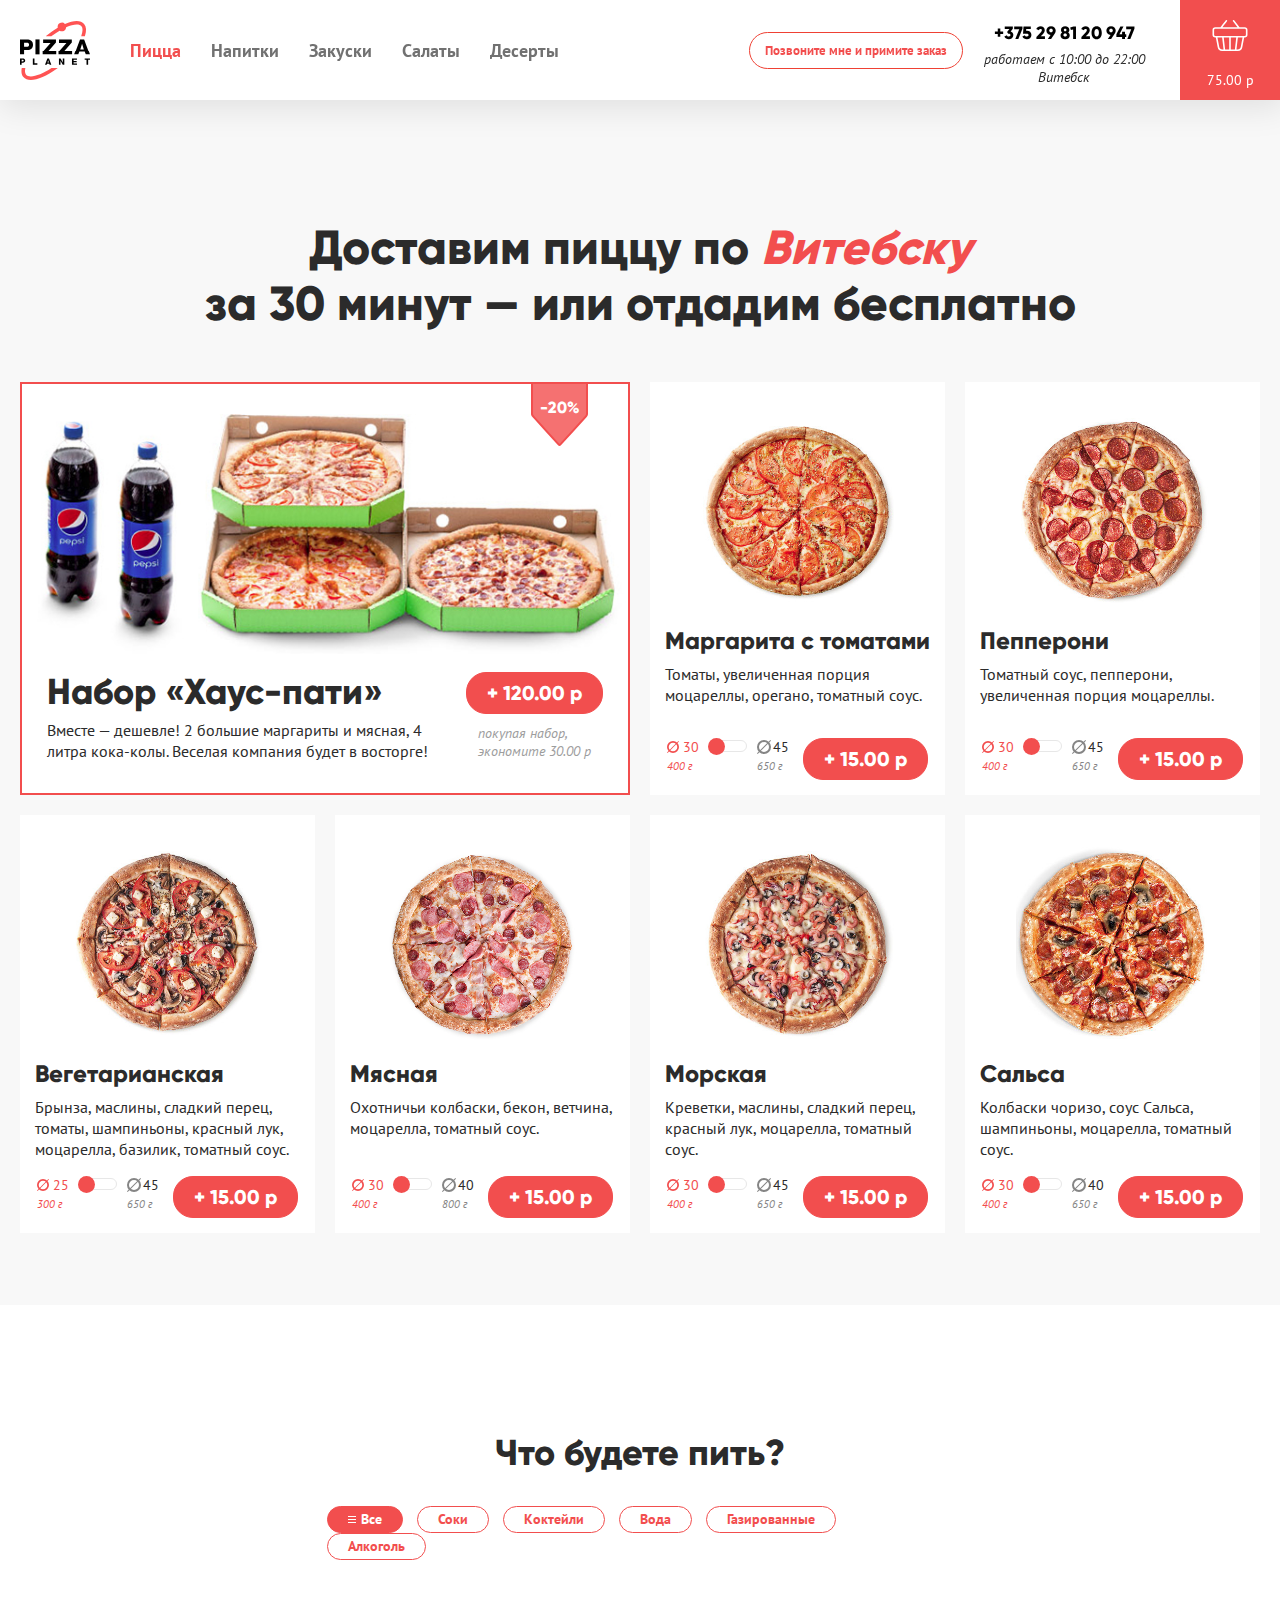
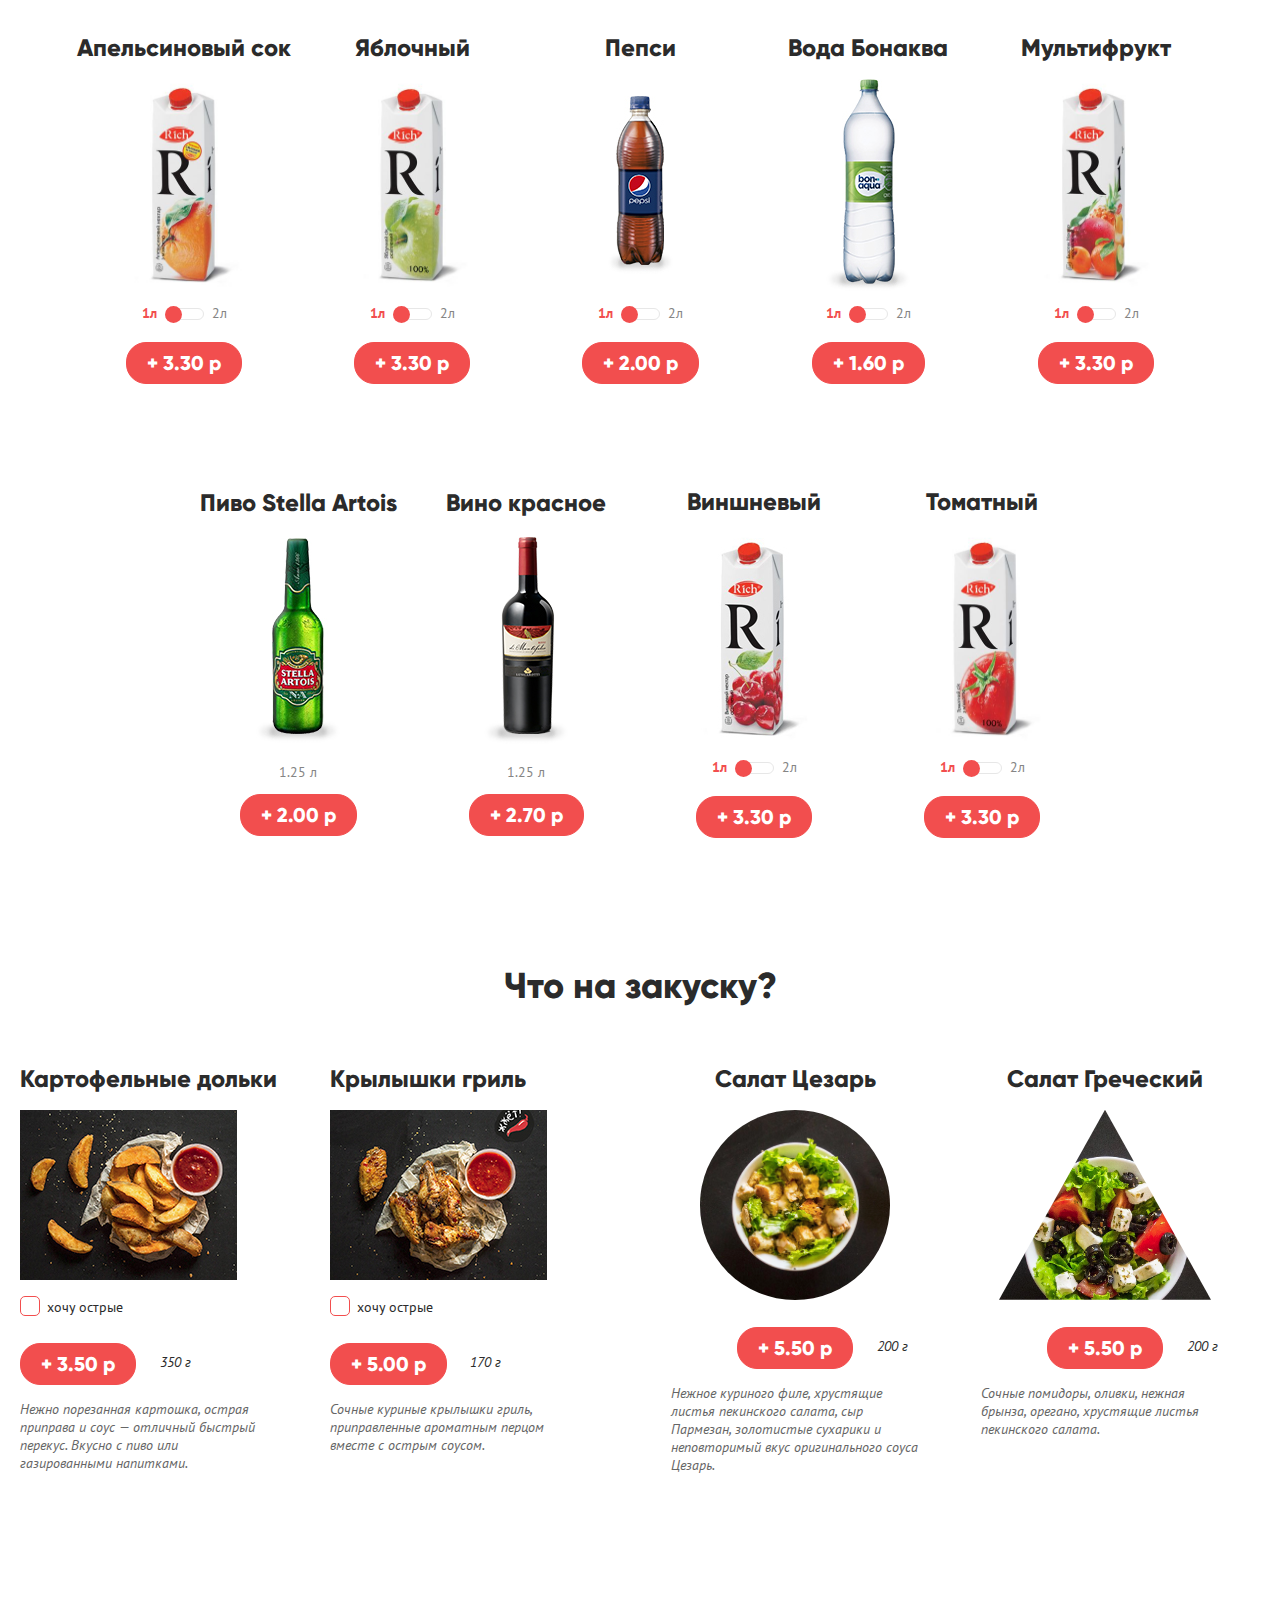
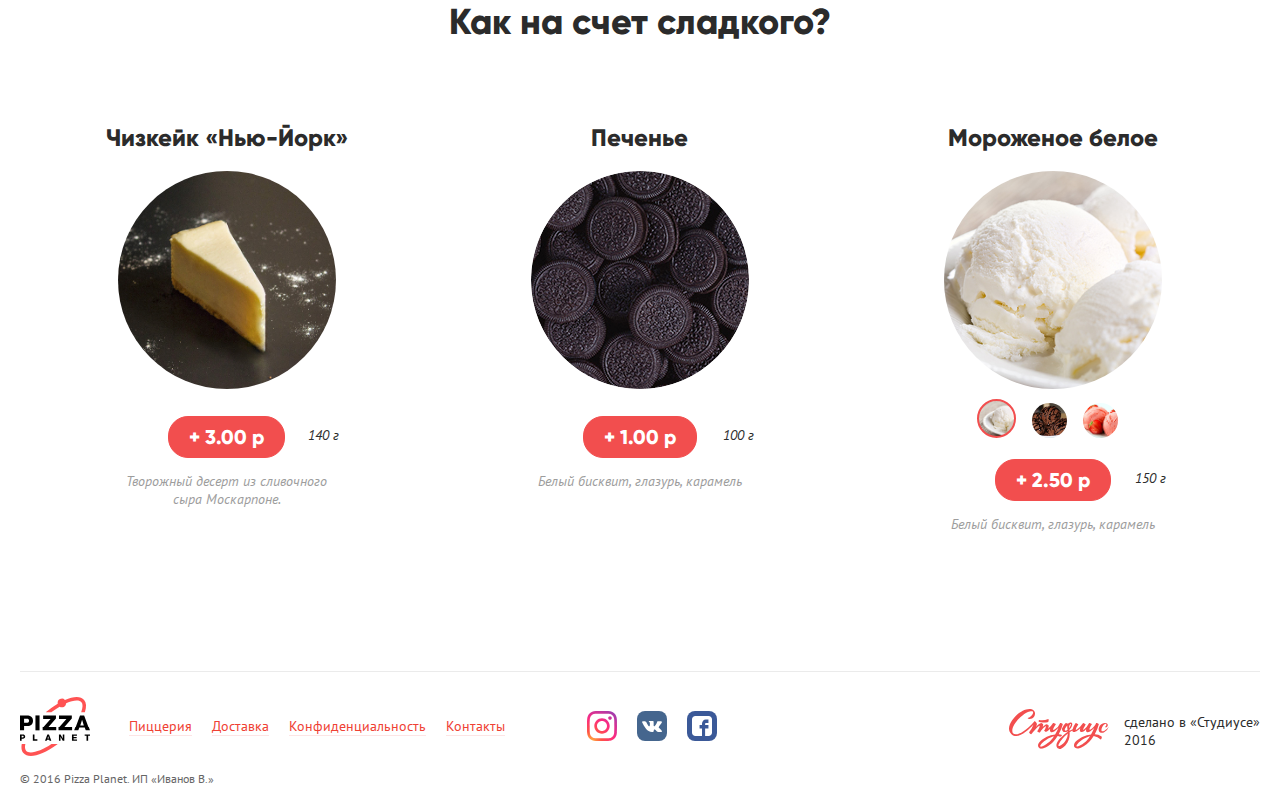
<file: index.html>
<!doctype html>
<html lang="en">
<head>
    <meta charset="UTF-8">
    <link rel="stylesheet" href="styles/style.css"/>
    <script src="https://code.jquery.com/jquery-3.1.0.min.js"></script>
    <script src="js/main.js"></script>
</head>
<body>
<div class="page-wrap">
    <header>
        <div class="header wide-wrap ">
            <nav class="left-side-header">
                <a class="logo" style="background-image: url('img/graphics/logo_colored.svg');"></a>

                <div class="header-menu">
                    <a href="" class="active">Пицца</a>
                    <a href="">Напитки</a>
                    <a href="">Закуски</a>
                    <a href="">Салаты</a>
                    <a href="">Десерты</a>
                </div>
            </nav>
            <div class="right-side-header">
                <a href="#modal-callback" class="show-modal btn mini">Позвоните мне и примите заказ</a>

                <div class="phone">
                    <span class="phone-number">+375 29 81 20 947</span>
                    <span class="working-hours">работаем с 10:00 до 22:00 Витебск</span>
                </div>
                <a href="#modal-bucket" class="show-bucket">
                    <img class="bucket-image" src="img/graphics/cart_hover.svg" alt="bucket">
                    <span class="total-price">75.00 р</span>
                </a>
            </div>
        </div>
    </header>
    <section class="content">
        <div class="content-header">
            <h1 class="big">Доставим пиццу по <span class="red italic">Витебску</span><br/>
                за 30 минут — или отдадим бесплатно</h1>
        </div>
        <div class="goods wide-wrap">
            <div class="item big">
                <a href="">
                    <div class="sale">
                        <p class="sale-value">-20%</p>
                    </div>
                    <div class="special-pic">
                    </div>
                </a>

                <div class="set-desc">
                    <div class="set-header">
                        <h1>Набор «Хаус-пати»</h1>

                        <p>Вместе — дешевле! 2 большие маргариты и мясная, 4 литра кока-колы. Веселая компания будет в
                            восторге!</p>
                    </div>
                    <div class="set-description">
                        <a class="btn price">+ 120.00 р</a>

                        <span class="tip">покупая набор,<br/>
                            экономите 30.00 р</span>
                    </div>
                </div>
            </div>
            <div class="item">
                <a href="product.html" class="hover-link">
                    <div>
                        <img class="pizza-image" src="img/products/margherita.jpg" alt="margherita">
                    </div>
                    <div class="pizza-descr">
                        <h2 class="pizza-header">Маргарита с томатами</h2>

                        <p class="pizza-description">Томаты, увеличенная порция моцареллы, орегано, томатный соус.</p>
                    </div>
                </a>

                <div class="pizza-buy clr">
                    <div class="diameters left">
                        <label for="first-checkbox">
                            <div class="diameter-col left active clr">
                                <div class="diameter-cell">
                                    <span class="diameter small">30</span>

                                    <div class="diameter-cell">
                                        <span class="italic weight">400 г</span>
                                    </div>
                                </div>
                            </div>
                            <div class="diameter-col left clr">
                                <div class="diameter-cell">
                                    <label class="switch block clr" >
                                        <input type="checkbox" id="first-checkbox">

                                        <div class="slider round"></div>
                                    </label>
                                </div>
                            </div>
                            <div class="diameter-col left clr">
                                <div class="diameter-cell">
                                    <span class="diameter big">45</span>

                                    <div class="diameter-cell">
                                        <span class="italic weight">650 г</span>
                                    </div>
                                </div>
                            </div>
                        </label>
                    </div>
                    <div class="add-button right">
                        <a class="btn price">+ 15.00 р</a>
                    </div>
                </div>
            </div>
            <div class="item">
                <a href="" class="hover-link">
                    <div>
                        <img class="pizza-image" src="img/products/pepperoni.jpg" alt="pepperoni">
                    </div>
                    <div class="pizza-descr">
                        <h2 class="pizza-header">Пепперони</h2>

                        <p class="pizza-description">Томатный соус, пепперони, увеличенная порция моцареллы.</p>
                    </div>
                </a>

                <div class="pizza-buy clr">
                    <div class="diameters left">
                        <label for="second-checkbox">
                            <div class="diameter-col left clr active">
                                <div class="diameter-cell">
                                    <span class="diameter small">30</span>

                                    <div class="diameter-cell">
                                        <span class="italic weight">400 г</span>
                                    </div>
                                </div>
                            </div>
                            <div class="diameter-col left clr">
                                <div class="diameter-cell">
                                    <label class="switch block clr">
                                        <input type="checkbox" id="second-checkbox">

                                        <div class="slider round"></div>
                                    </label>
                                </div>
                            </div>
                            <div class="diameter-col left clr">
                                <div class="diameter-cell">
                                    <span class="diameter big">45</span>

                                    <div class="diameter-cell">
                                        <span class="italic weight">650 г</span>
                                    </div>
                                </div>
                            </div>
                        </label>
                    </div>
                    <div class="add-button right">
                        <a class="btn price">+ 15.00 р</a>
                    </div>
                </div>
            </div>
            <div class="item">
                <a href="" class="hover-link">
                    <div>
                        <img class="pizza-image" src="img/products/vegetarian.jpg" alt="vegetarian">
                    </div>
                    <div class="pizza-descr">
                        <h2 class="pizza-header">Вегетарианская</h2>

                        <p class="pizza-description">Брынза, маслины, сладкий перец, томаты, шампиньоны, красный лук,
                            моцарелла, базилик, томатный соус.</p>
                    </div>
                </a>

                <div class="pizza-buy clr">
                    <div class="diameters left">
                        <label for="third-checkbox">
                            <div class="diameter-col left active clr">
                                <div class="diameter-cell">
                                    <span class="diameter small">25</span>

                                    <div class="diameter-cell">
                                        <span class="italic weight">300 г</span>
                                    </div>
                                </div>
                            </div>
                            <div class="diameter-col left clr">
                                <div class="diameter-cell">
                                    <label class="switch block clr">
                                        <input type="checkbox" id="third-checkbox">

                                        <div class="slider round"></div>
                                    </label>
                                </div>
                            </div>
                            <div class="diameter-col left clr">
                                <div class="diameter-cell">
                                    <span class="diameter big">45</span>

                                    <div class="diameter-cell">
                                        <span class="italic weight">650 г</span>
                                    </div>
                                </div>
                            </div>
                        </label>
                    </div>
                    <div class="add-button right">
                        <a class="btn price">+ 15.00 р</a>
                    </div>
                </div>
            </div>
            <div class="item">
                <a href="" class="hover-link">
                    <div>
                        <img class="pizza-image" src="img/products/meat.jpg" alt="meat">
                    </div>
                    <div class="pizza-descr">
                        <h2 class="pizza-header">Мясная</h2>

                        <p class="pizza-description">Охотничьи колбаски, бекон, ветчина, моцарелла, томатный соус.</p>
                    </div>
                </a>

                <div class="pizza-buy clr">
                    <div class="diameters left">
                        <label for="fourth-checkbox">
                            <div class="diameter-col left active clr">
                                <div class="diameter-cell">
                                    <span class="diameter small">30</span>

                                    <div class="diameter-cell">
                                        <span class="italic weight">400 г</span>
                                    </div>
                                </div>
                            </div>
                            <div class="diameter-col left clr">
                                <div class="diameter-cell">
                                    <label class="switch block clr">
                                        <input type="checkbox" id="fourth-checkbox">

                                        <div class="slider round"></div>
                                    </label>
                                </div>
                            </div>
                            <div class="diameter-col left clr">
                                <div class="diameter-cell">
                                    <span class="diameter big">40</span>

                                    <div class="diameter-cell">
                                        <span class="italic weight">800 г</span>
                                    </div>
                                </div>
                            </div>
                        </label>
                    </div>
                    <div class="add-button right">
                        <a class="btn price">+ 15.00 р</a>
                    </div>
                </div>
            </div>
            <div class="item">
                <a href="" class="hover-link">
                    <div>
                        <img class="pizza-image" src="img/products/fish.jpg" alt="fish">
                    </div>
                    <div class="pizza-descr">
                        <h2 class="pizza-header">Морская</h2>

                        <p class="pizza-description">Креветки, маслины, сладкий перец, красный лук, моцарелла, томатный
                            соус.</p>
                    </div>
                </a>

                <div class="pizza-buy clr">
                    <div class="diameters left">
                        <label for="fifth-checkbox">
                            <div class="diameter-col left active clr">
                                <div class="diameter-cell">
                                    <span class="diameter small">30</span>

                                    <div class="diameter-cell">
                                        <span class="italic weight">400 г</span>
                                    </div>
                                </div>
                            </div>
                            <div class="diameter-col left clr">
                                <div class="diameter-cell">
                                    <label class="switch block clr">
                                        <input type="checkbox" id="fifth-checkbox">

                                        <div class="slider round"></div>
                                    </label>
                                </div>
                            </div>
                            <div class="diameter-col left clr">
                                <div class="diameter-cell">
                                    <span class="diameter big">45</span>

                                    <div class="diameter-cell">
                                        <span class="italic weight">650 г</span>
                                    </div>
                                </div>
                            </div>
                        </label>
                    </div>
                    <div class="add-button right">
                        <a class="btn price">+ 15.00 р</a>
                    </div>
                </div>
            </div>
            <div class="item">
                <a href="" class="hover-link">
                    <div>
                        <img class="pizza-image" src="img/products/salsa.jpg" alt="salsa">
                    </div>
                    <div class="pizza-descr">
                        <h2 class="pizza-header">Сальса</h2>

                        <p class="pizza-description">Колбаски чоризо, соус Сальса, шампиньоны, моцарелла, томатный
                            соус.</p>
                    </div>
                </a>

                <div class="pizza-buy clr">
                    <div class="diameters left">
                        <label for="sixth-checkbox">
                            <div class="diameter-col left active clr">
                                <div class="diameter-cell">
                                    <span class="diameter small">30</span>

                                    <div class="diameter-cell">
                                        <span class="italic weight">400 г</span>
                                    </div>
                                </div>
                            </div>
                            <div class="diameter-col left clr">
                                <div class="diameter-cell">
                                    <label class="switch block clr">
                                        <input type="checkbox" id="sixth-checkbox">

                                        <div class="slider round"></div>
                                    </label>
                                </div>
                            </div>
                            <div class="diameter-col left clr">
                                <div class="diameter-cell">
                                    <span class="diameter big">40</span>

                                    <div class="diameter-cell">
                                        <span class="italic weight">650 г</span>
                                    </div>
                                </div>
                            </div>
                        </label>
                    </div>
                    <div class="add-button right">
                        <a class="btn price">+ 15.00 р</a>
                    </div>
                </div>
            </div>
        </div>
    </section>
    <section class="drinks">
        <h1>Что будете пить?</h1>

        <div class="drink-buttons">
            <a class="btn small active">
                <div class="lines"></div>
                Все</a>
            <a class="btn small">Соки</a>
            <a class="btn small">Коктейли</a>
            <a class="btn small">Вода</a>
            <a class="btn small">Газированные</a>
            <a class="btn small">Алкоголь</a>
        </div>
        <div class="drink-products mini-wrap">
            <div class="item">
                <a href="" class="hover-link">
                    <div>
                        <h2>Апельсиновый сок</h2>
                    </div>
                    <div class="drink-image">
                        <img src="img/products/rich_orange.jpg" alt="Апельсиновый сок"/>
                    </div>
                </a>

                <div class="quantity">
                    <label for="first-drink">
                        <span class="quantity active">1л</span>
                        <label class="switch">
                            <input type="checkbox" id="first-drink">

                            <div class="slider round"></div>
                        </label>
                        <span class="quantity">2л</span>
                    </label>
                </div>
                <div>
                    <a class="btn price">+ 3.30 р</a>
                </div>
            </div>
            <div class="item">
                <a href="" class="hover-link">
                    <div>
                        <h2>Яблочный</h2>
                    </div>
                    <div class="drink-image">
                        <img src="img/products/rich_apple.jpg" alt="Яблочный сок"/>
                    </div>
                </a>

                <div class="quantity">
                    <label for="second-drink">
                        <span class="quantity active">1л</span>
                        <label class="switch">
                            <input type="checkbox" id="second-drink">

                            <div class="slider round"></div>
                        </label>
                        <span class="quantity">2л</span>
                    </label>
                </div>
                <div>
                    <a class="btn price">+ 3.30 р</a>
                </div>
            </div>
            <div class="item">
                <a href="" class="hover-link">
                    <div>
                        <h2>Пепси</h2>
                    </div>
                    <div class="drink-image">
                        <img src="img/products/pepsi.jpg" alt="Пепси"/>
                    </div>
                </a>

                <div class="quantity">
                    <label for="third-drink">
                        <span class="quantity active">1л</span>
                        <label class="switch">
                            <input type="checkbox" id="third-drink">

                            <div class="slider round"></div>
                        </label>
                        <span class="quantity">2л</span>
                    </label>
                </div>
                <div>
                    <a class="btn price">+ 2.00 р</a>
                </div>
            </div>
            <div class="item">
                <a href="" class="hover-link">
                    <div>
                        <h2>Вода Бонаква</h2>
                    </div>
                    <div class="drink-image">
                        <img src="img/products/bonaqua.jpg" alt="Вода Бонаква"/>
                    </div>
                </a>

                <div class="quantity">
                    <label for="fourth-drink">
                        <span class="quantity active">1л</span>
                        <label class="switch">
                            <input type="checkbox" id="fourth-drink">

                            <div class="slider round"></div>
                        </label>
                        <span class="quantity">2л</span>
                    </label>
                </div>
                <div>
                    <a class="btn price">+ 1.60 р</a>
                </div>
            </div>
            <div class="item">
                <a href="" class="hover-link">
                    <div>
                        <h2>Мультифрукт</h2>
                    </div>
                    <div class="drink-image">
                        <img src="img/products/rich_multi.jpg" alt="Мультифрукт"/>
                    </div>
                </a>

                <div class="quantity">
                    <label for="fifth-drink">
                        <span class="quantity active">1л</span>
                        <label class="switch">
                            <input type="checkbox" id="fifth-drink">

                            <div class="slider round"></div>
                        </label>
                        <span class="quantity">2л</span>
                    </label>
                </div>
                <div>
                    <a class="btn price">+ 3.30 р</a>
                </div>
            </div>
            <div class="item">
                <a href="" class="hover-link">
                    <div>
                        <h2>Пиво Stella Artois</h2>
                    </div>
                    <div class="drink-image">
                        <img src="img/products/stella_artois.jpg" alt="Пиво Stella Artois"/>
                    </div>
                </a>

                <div class="quantity">
                    <span>1.25 л</span>
                </div>
                <div>
                    <a class="btn price">+ 2.00 р</a>
                </div>
            </div>
            <div class="item">
                <a href="" class="hover-link">
                    <div>
                        <h2>Вино красное</h2>
                    </div>
                    <div class="drink-image">
                        <img src="img/products/vine.jpg" alt="Вино красное"/>
                    </div>
                </a>

                <div class="quantity">
                    <span>1.25 л</span>
                </div>
                <div>
                    <a class="btn price">+ 2.70 р</a>
                </div>
            </div>
            <div class="item">
                <a href="" class="hover-link">
                    <div>
                        <h2>Виншневый</h2>
                    </div>
                    <div class="drink-image">
                        <img src="img/products/rich_cherry.jpg" alt="Виншневый"/>
                    </div>
                </a>

                <div class="quantity">
                    <label for="sixth-drink">
                        <span class="quantity active">1л</span>
                        <label class="switch">
                            <input type="checkbox" id="sixth-drink">

                            <div class="slider round"></div>
                        </label>
                        <span class="quantity">2л</span>
                    </label>
                </div>
                <div>
                    <a class="btn price">+ 3.30 р</a>
                </div>
            </div>
            <div class="item">
                <a href="" class="hover-link">
                    <div>
                        <h2>Томатный</h2>
                    </div>
                    <div class="drink-image">
                        <img src="img/products/rich_tomato.jpg" alt="Томатный"/>
                    </div>
                </a>

                <div class="quantity">
                    <label for="seventh-drink">
                        <span class="quantity active">1л</span>
                        <label class="switch">
                            <input type="checkbox" id="seventh-drink">

                            <div class="slider round"></div>
                        </label>
                        <span class="quantity">2л</span>
                    </label>
                </div>
                <div>
                    <a class="btn price">+ 3.30 р</a>
                </div>
            </div>
        </div>
    </section>
    <section class="snacks">
        <h1>Что на закуску?</h1>

        <div class="snack-types mini-wrap">
            <div class="item left">
                <a href="" class="hover-link">
                    <h2>Картофельные дольки</h2>

                    <div class="snack-image">
                        <img src="img/products/potato_chips.jpg" alt="Картофельные дольки"/>
                    </div>
                </a>

                <div class="hot-snacks">
                    <input type="checkbox" id="potato">
                    <label for="potato"></label>
                    <label for="potato"><span>хочу острые</span></label>
                </div>
                <div class="snack-add">
                    <a class="btn price">+ 3.50 р</a>
                    <span class="italic">350 г</span>
                </div>
                <div class="snack-descr">
                    <span class="tip">Нежно порезанная картошка, острая приправа и соус — отличный быстрый перекус. Вкусно с пиво или газированными напитками.</span>
                </div>
            </div>
            <div class="item left">
                <a href="" class="hover-link">
                    <h2>Крылышки гриль</h2>

                    <div class="snack-image">
                        <img src="img/products/grill.jpg" alt="Крылышки гриль"/>
                    </div>
                </a>

                <div class="hot-snacks">
                    <input type="checkbox" id="grill">
                    <label for="grill"></label>
                    <label for="grill"><span>хочу острые</span></label>
                </div>
                <div class="snack-add">
                    <a class="btn price">+ 5.00 р</a>
                    <span class="italic">170 г</span>
                </div>
                <div class="snack-descr">
                    <span class="tip">Сочные куриные крылышки гриль, приправленные ароматным перцом вместе с острым соусом.</span>
                </div>
            </div>
            <div class="item">
                <a href="" class="hover-link">
                    <h2>Салат Цезарь</h2>

                    <div class="snack-image image-caesar">
                        <img src="img/products/caesar.jpg" alt="Салат Цезарь"/>
                    </div>
                </a>

                <div class="snack-add">
                    <a class="btn price">+ 5.50 р</a>
                    <span class="italic">200 г</span>
                </div>
                <div class="snack-descr">
                    <span class="tip">Нежное куриного филе, хрустящие листья пекинского салата, сыр Пармезан, золотистые сухарики и неповторимый вкус оригинального соуса Цезарь.</span>
                </div>
            </div>
            <div class="item">
                <a href="" class="hover-link">
                    <h2>Салат Греческий</h2>

                    <div class="image-greek"></div>
                </a>

                <div class="snack-add">
                    <a class="btn price">+ 5.50 р</a>
                    <span class="italic">200 г</span>
                </div>
                <div class="snack-descr">
                    <span class="tip">Сочные помидоры, оливки, нежная брынза, орегано, хрустящие листья пекинского салата.</span>
                </div>
            </div>
        </div>
    </section>
    <section class="desserts">
        <h1>Как на счет сладкого?</h1>

        <div class="desert-types mini-wrap">
            <div class="item">
                <a href="" class="hover-link">
                    <h2>Чизкейк «Нью-Йорк»</h2>

                    <div class="desert-image">
                        <img src="img/products/cheese_cake.jpg" alt="Чизкейк «Нью-Йорк»"/>
                    </div>
                </a>

                <div class="desert-add">
                    <a class="btn price">+ 3.00 р</a>
                    <span class="italic">140 г</span>
                </div>
                <div class="desert-descr">
                    <span class="tip">Творожный десерт из сливочного <br>сыра Москарпоне.</span>
                </div>
            </div>
            <div class="item">
                <a href="" class="hover-link">
                    <h2>Печенье</h2>

                    <div class="desert-image">
                        <img src="img/products/cookies.jpg" alt="Печенье"/>
                    </div>
                </a>

                <div class="desert-add">
                    <a class="btn price">+ 1.00 р</a>
                    <span class="italic">100 г</span>
                </div>
                <div class="desert-descr">
                    <span class="tip">Белый бисквит, глазурь, карамель</span>
                </div>
            </div>
            <div class="item">
                <a href="" class="hover-link">
                    <h2>Мороженое белое</h2>

                    <div class="desert-image ice-cream"></div>
                </a>

                <div class="desert-variants">
                    <a href="" class="active" style="background-image: url('img/products/icecream_white.jpg')">
                    </a>
                    <a href="" style="background-image: url('img/products/icecream_chocolate.png');">
                    </a>
                    <a href="" style="background-image: url('img/products/icecream_strawberry.jpg');">
                    </a>
                </div>

                <div class="desert-add">
                    <a class="btn price">+ 2.50 р</a>
                    <span class="italic">150 г</span>
                </div>
                <div class="desert-descr">
                    <span class="tip">Белый бисквит, глазурь, карамель</span>
                </div>
            </div>
        </div>
    </section>
</div>
<footer class="wide-wrap">
    <div class="footer">
        <div class="contacts">
            <a class="logo" style="background-image: url('img/graphics/logo_colored.svg');"></a>
            <ul class="footer-menu">
                <li><a href="">Пиццерия</a></li>
                <li><a href="">Доставка</a></li>
                <li><a href="">Конфиденциальность</a></li>
                <li><a href="">Контакты</a></li>
            </ul>
        </div>
        <div class="socials">
            <a target="_blank" href="https://www.instagram.com/pizzplanet/" class="instagram" style="background-image: url('img/graphics/in.svg');">

            </a>
            <a target="_blank" href="https://vk.com/public101745007" class="vk" style="background-image: url('img/graphics/vk.svg');">

            </a>
            <a target="_blank" href="https://www.facebook.com/pizzplanet/" class="facebook" style="background-image: url('img/graphics/fb.svg');">

            </a>
        </div>
        <div class="studius">
            <a target="_blank" href="http://ru.thestudi.us" class="hover-studius">
                <img class="studius-logo" src="img/graphics/studius_red.svg" alt="studius">
                <span>сделано в «Студиусе»<br/>2016</span>
            </a>
        </div>
    </div>
    <div class="copyright">
        <p>© 2016 Pizza Planet. ИП «Иванов В.»</p>
    </div>
</footer>
<div id="modal-callback">
    <div class="callback-window">
        <h1>Заказать по телефону</h1>

        <a class="close">
            <svg xmlns="http://www.w3.org/2000/svg" xmlns:xlink="http://www.w3.org/1999/xlink" version="1.1" x="0px" y="0px" viewBox="0 0 100 125" enable-background="new 0 0 100 100" xml:space="preserve"><g><g><path d="M91.368,95c-0.929,0-1.859-0.355-2.568-1.064L6.063,11.2c-1.419-1.417-1.419-3.719,0-5.136    c1.419-1.419,3.718-1.419,5.137,0L93.937,88.8c1.419,1.417,1.419,3.719,0,5.136C93.227,94.646,92.297,95,91.368,95z"/></g><g><path d="M8.632,95c-0.929,0-1.859-0.355-2.568-1.064c-1.419-1.417-1.419-3.719,0-5.136L88.8,6.063    c1.419-1.419,3.718-1.419,5.137,0c1.419,1.417,1.419,3.719,0,5.136L11.2,93.936C10.491,94.646,9.561,95,8.632,95z"/></g></g></svg>

        </a>

        <div class="callback-decr">
            <p>Оставьте свой номер телефона. В течение 10 минут <br/>мы позвоним, чтобы принять заказ.</p>
        </div>
        <span>Номер телефона</span>

        <div class="callback-form">
            <input type="text" value="+375 "/>

            <button class="btn">Позвоните мне</button>
        </div>
    </div>
    <div class="background-callback"></div>
</div>
<div id="modal-bucket">
    <div class="bucket-window">
        <h1>Ваш заказ</h1>

        <div class="bucket-content">

            <div class="item">
                <a class="bucket-main hover-link" href="product.html">
                    <div class="bucket-item-image">
                        <img src="./img/products/margherita.jpg" alt="" />
                    </div>
                    <div class="bucket-descr">
                        <div class="item-header">
                            <h3 class="pt-sans">Маргарита с томатами</h3>
                        </div>

                        <div class="item-description">
                            <p>Томаты, увеличенная порция моцареллы, орегано, томатный соус.</p>
                        </div>
                        <div class="item-weight">
                            <span>30 см, 600 г </span>
                        </div>
                    </div>
                </a>
                <div class="item-delete">
                    <a class="delete">
                        Удалить
                    </a>
                </div>
                <div class="item-quantity">
                    <input class="minmax minus-quantity" type="button" value="-">
                    <input class="number" type="text" value="1"/>
                    <input class="minmax plus-quantity" type="button" value="+">
                    <div class="bucket-price">
                        <span class="price">70.00 р</span>
                    </div>
                </div>
                <div class="underline"></div>
            </div>
            <div class="item">
                <a class="bucket-main hover-link" href="product.html">
                    <div class="bucket-item-image">
                        <img src="./img/products/margherita.jpg" alt="" />
                    </div>
                    <div class="bucket-descr">
                        <div class="item-header">
                            <h3 class="pt-sans">Маргарита с томатами</h3>
                        </div>

                        <div class="item-description">
                            <p>Томаты, увеличенная порция моцареллы, орегано, томатный соус.</p>
                        </div>
                        <div class="item-weight">
                            <span>30 см, 600 г </span>
                        </div>
                    </div>
                </a>
                <div class="item-delete">
                    <a class="delete">
                        Удалить
                    </a>
                </div>
                <div class="item-quantity">
                    <input class="minmax minus-quantity" type="button" value="-">
                    <input class="number" type="text" value="1"/>
                    <input class="minmax plus-quantity" type="button" value="+">
                    <div class="bucket-price">
                        <span class="price">70.00 р</span>
                    </div>
                </div>
                <div class="underline"></div>
            </div>
            <div class="item">
                <a class="bucket-main hover-link" href="product.html">
                    <div class="bucket-item-image">
                        <img src="./img/products/margherita.jpg" alt="" />
                    </div>
                    <div class="bucket-descr">
                        <div class="item-header">
                            <h3 class="pt-sans">Набор «Хаус-пати»</h3>
                        </div>

                        <div class="item-description">
                            <p>Маргарита с томатами — большая, 900 г
                                Маргарита с томатами — большая, 900 г
                                Фирменная «Пицца-плэнет» — 400 г <br/>
                                Пепси 2л <br/>
                                Пепси 2л</p>
                        </div>
                    </div>
                </a>
                <div class="item-delete">
                    <a class="delete">
                        Удалить
                    </a>
                </div>
                <div class="item-quantity">
                    <input class="minmax minus-quantity" type="button" value="-">
                    <input class="number" type="text" value="1"/>
                    <input class="minmax plus-quantity" type="button" value="+">
                    <div class="bucket-price">
                        <span class="price">120.00 р</span>
                    </div>
                </div>
                <div class="underline-last"></div>
            </div>
        </div>
        <div class="total">
            <a class="promo">Есть промокод?</a>
            <h4>К оплате: 190.00 р</h4>
        </div>
            <a href="confirmation.html" class="right submit btn">Подтвердить заказ</a>
    </div>
    <div class="background-bucket"></div>
</div>


</body>
</html>
</file>
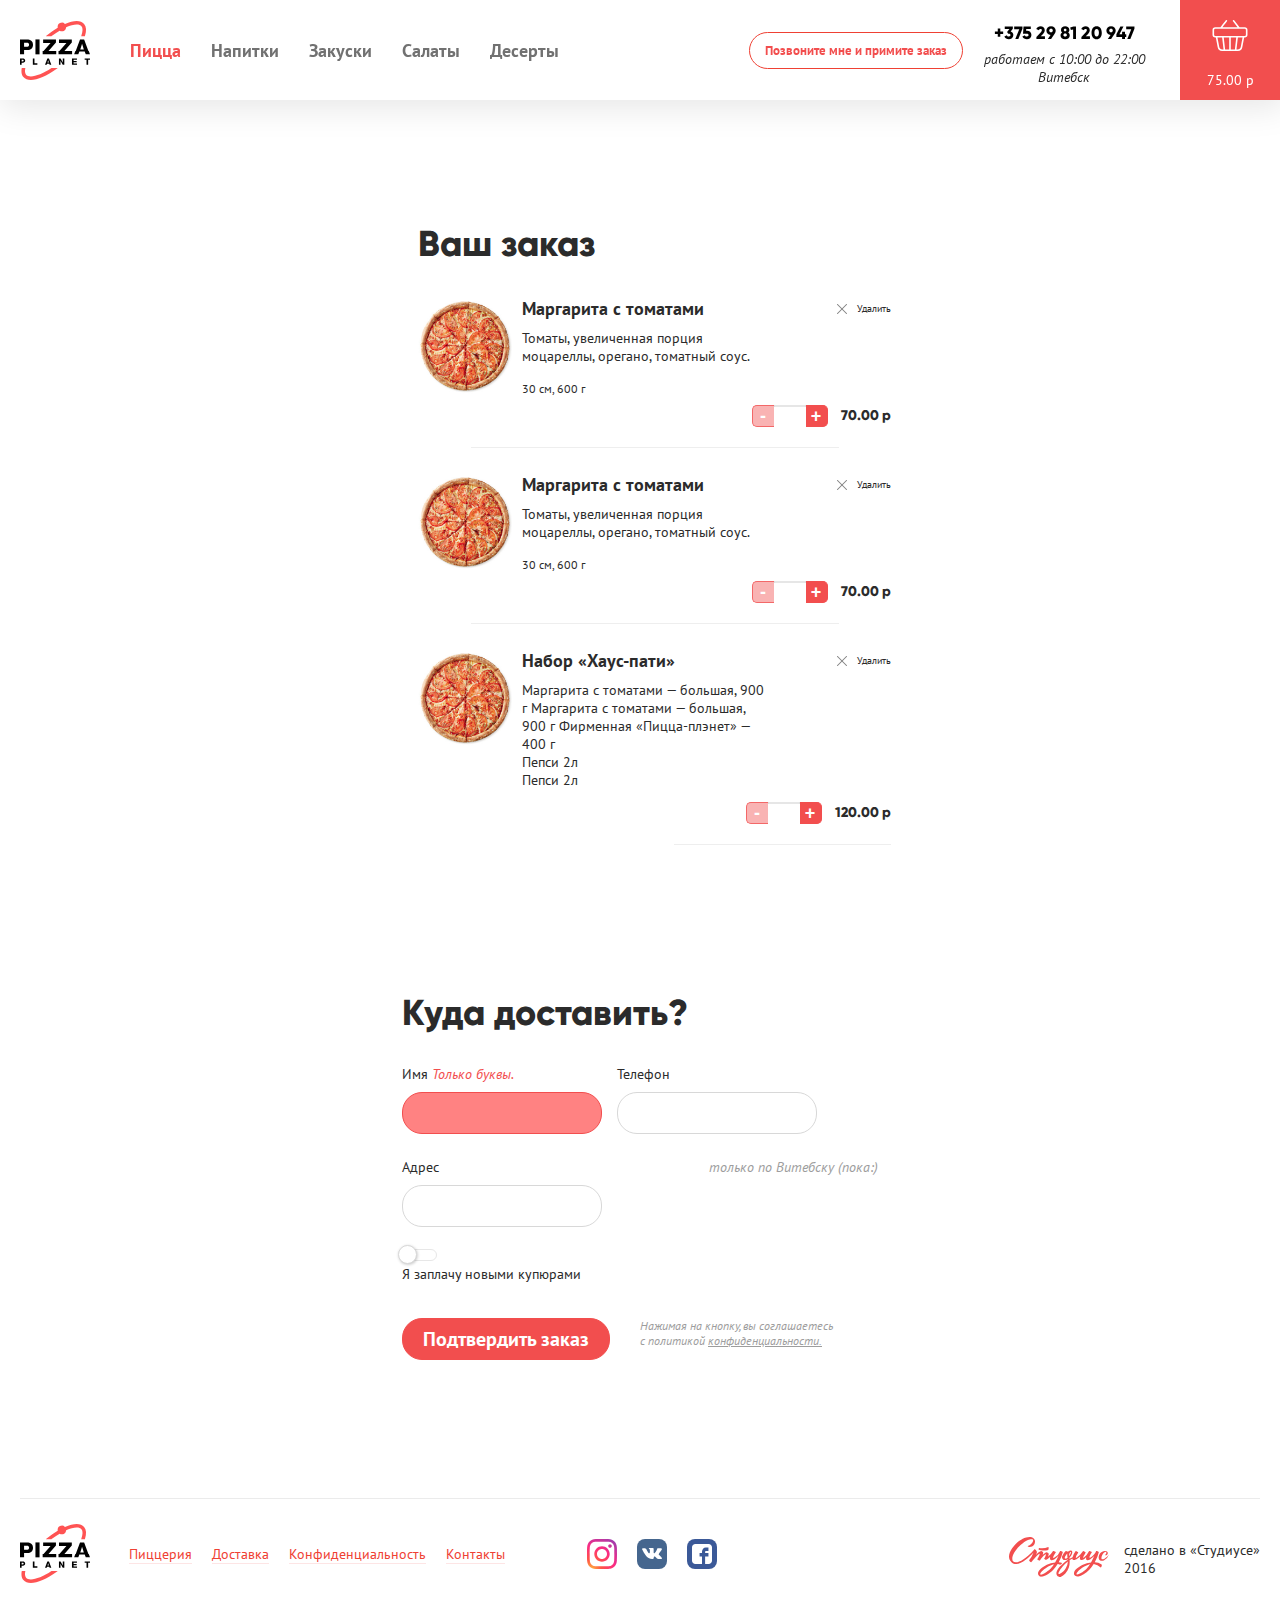
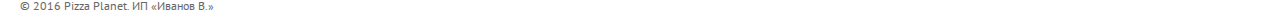
<file: confirmation.html>
<!doctype html>
<html lang="en">
<head>
    <meta charset="UTF-8">
    <link rel="stylesheet" href="styles/style.css"/>
    <script src="https://code.jquery.com/jquery-3.1.0.min.js"></script>
    <script src="js/main.js"></script>
</head>
<body>
<div class="page-wrap">
    <header>
        <div class="header wide-wrap ">
            <nav class="left-side-header">
                <a href="index.html" class="logo" style="background-image: url('img/graphics/logo_colored.svg');"></a>

                <div class="header-menu">
                    <a href="" class="active">Пицца</a>
                    <a href="">Напитки</a>
                    <a href="">Закуски</a>
                    <a href="">Салаты</a>
                    <a href="">Десерты</a>
                </div>
            </nav>
            <div class="right-side-header">
                <a href="#modal-callback" class="show-modal btn mini">Позвоните мне и примите заказ</a>

                <div class="phone">
                    <span class="phone-number">+375 29 81 20 947</span>
                    <span class="working-hours">работаем с 10:00 до 22:00 Витебск</span>
                </div>
                <a href="#modal-bucket" class="show-bucket">
                    <img class="bucket-image" src="img/graphics/cart_hover.svg" alt="bucket">
                    <span class="total-price">75.00 р</span>
                </a>
            </div>
        </div>
    </header>
    <div class="confirmation mini-wrap">
        <section class="confirmation-content">
            <h1>Ваш заказ</h1>

            <div class="bucket-content">

                <div class="item">
                    <a class="bucket-main hover-link" href="product.html">
                        <div class="bucket-item-image">
                            <img src="./img/products/margherita.jpg" alt="" />
                        </div>
                        <div class="bucket-descr">
                            <div class="item-header">
                                <h3 class="pt-sans">Маргарита с томатами</h3>
                            </div>

                            <div class="item-description">
                                <p>Томаты, увеличенная порция моцареллы, орегано, томатный соус.</p>
                            </div>
                            <div class="item-weight">
                                <span>30 см, 600 г </span>
                            </div>
                        </div>
                    </a>
                    <div class="item-delete">
                        <a class="delete">
                            Удалить
                        </a>
                    </div>
                    <div class="item-quantity">
                        <input class="minmax minus-quantity" type="button" value="-">
                        <input class="number" type="text" value="1"/>
                        <input class="minmax plus-quantity" type="button" value="+">
                        <div class="bucket-price">
                            <span class="price">70.00 р</span>
                        </div>
                    </div>
                    <div class="underline"></div>
                </div>
                <div class="item">
                    <a class="bucket-main hover-link" href="product.html">
                        <div class="bucket-item-image">
                            <img src="./img/products/margherita.jpg" alt="" />
                        </div>
                        <div class="bucket-descr">
                            <div class="item-header">
                                <h3 class="pt-sans">Маргарита с томатами</h3>
                            </div>

                            <div class="item-description">
                                <p>Томаты, увеличенная порция моцареллы, орегано, томатный соус.</p>
                            </div>
                            <div class="item-weight">
                                <span>30 см, 600 г </span>
                            </div>
                        </div>
                    </a>
                    <div class="item-delete">
                        <a class="delete">
                            Удалить
                        </a>
                    </div>
                    <div class="item-quantity">
                        <input class="minmax minus-quantity" type="button" value="-">
                        <input class="number" type="text" value="1"/>
                        <input class="minmax plus-quantity" type="button" value="+">
                        <div class="bucket-price">
                            <span class="price">70.00 р</span>
                        </div>
                    </div>
                    <div class="underline"></div>
                </div>
                <div class="item">
                    <a class="bucket-main hover-link" href="product.html">
                        <div class="bucket-item-image">
                            <img src="./img/products/margherita.jpg" alt="" />
                        </div>
                        <div class="bucket-descr">
                            <div class="item-header">
                                <h3 class="pt-sans">Набор «Хаус-пати»</h3>
                            </div>

                            <div class="item-description">
                                <p>Маргарита с томатами — большая, 900 г
                                    Маргарита с томатами — большая, 900 г
                                    Фирменная «Пицца-плэнет» — 400 г <br/>
                                    Пепси 2л <br/>
                                    Пепси 2л</p>
                            </div>
                        </div>
                    </a>
                    <div class="item-delete">
                        <a class="delete">
                            Удалить
                        </a>
                    </div>
                    <div class="item-quantity">
                        <input class="minmax minus-quantity" type="button" value="-">
                        <input class="number" type="text" value="1"/>
                        <input class="minmax plus-quantity" type="button" value="+">
                        <div class="bucket-price">
                            <span class="price">120.00 р</span>
                        </div>
                    </div>
                    <div class="underline-last"></div>
                </div>
            </div>
        </section>
        <section class="confirmation-address">
            <h1>Куда доставить?</h1>

            <div class="form">
                <div class="name-phone">
                    <div class="form-group has-error name">
                        <label>Имя <span class="mistake">Только буквы.</span></label>
                        <input type="text"/>
                    </div>
                    <div class="form-group phone">
                        <label>Телефон <span class="mistake">Только цифры</span></label>
                        <input type="text"/>
                    </div>
                </div>
                <div class="form-group address">
                    <div class="form-group address-decr">
                        <div>
                            <label>Адрес <span class="mistake"></span></label>
                        </div>
                        <div>
                            <span class="tip">только по Витебску (пока:)</span>
                        </div>
                    </div>
                    <input type="text"/>
                </div>
                <div class="form-group cash">
                    <label for="first-checkbox">
                        <div class="diameters">
                            <div class="diameter-col clr">
                                <div class="diameter-cell">
                                    <label class="switch">
                                        <input type="checkbox" id="first-checkbox">

                                        <div class="slider round"></div>
                                    </label>
                                </div>
                            </div>
                        </div>
                        <span>Я заплачу новыми купюрами</span>
                    </label>

                </div>
                <div class="confirmation-button">
                    <button class="btn">Подтвердить заказ</button>
                    <span class="tip">Нажимая на кнопку, вы соглашаетесь <br/>с политикой <a href="">конфиденциальности.</a></span>
                </div>
            </div>
        </section>
    </div>
</div>
<footer class="wide-wrap">
    <div class="footer">
        <div class="contacts">
            <a href="index.html" class="logo" style="background-image: url('img/graphics/logo_colored.svg');"></a>
            <ul class="footer-menu">
                <li><a href="">Пиццерия</a></li>
                <li><a href="">Доставка</a></li>
                <li><a href="">Конфиденциальность</a></li>
                <li><a href="">Контакты</a></li>
            </ul>
        </div>
        <div class="socials">
            <a target="_blank" href="https://www.instagram.com/pizzplanet/" class="instagram"
               style="background-image: url('img/graphics/in.svg');">

            </a>
            <a target="_blank" href="https://vk.com/public101745007" class="vk"
               style="background-image: url('img/graphics/vk.svg');">

            </a>
            <a target="_blank" href="https://www.facebook.com/pizzplanet/" class="facebook"
               style="background-image: url('img/graphics/fb.svg');">

            </a>
        </div>
        <div class="studius">
            <a target="_blank" href="http://ru.thestudi.us" class="hover-studius">
                <img class="studius-logo" src="img/graphics/studius_red.svg" alt="studius">
                <span>сделано в «Студиусе»<br/>2016</span>
            </a>
        </div>
    </div>
    <div class="copyright">
        <p>© 2016 Pizza Planet. ИП «Иванов В.»</p>
    </div>
</footer>
<div id="modal-callback">
    <div class="callback-window">
        <h1>Заказать по телефону</h1>

        <a class="close">
            <svg xmlns="http://www.w3.org/2000/svg" xmlns:xlink="http://www.w3.org/1999/xlink" version="1.1" x="0px" y="0px" viewBox="0 0 100 125" enable-background="new 0 0 100 100" xml:space="preserve"><g><g><path d="M91.368,95c-0.929,0-1.859-0.355-2.568-1.064L6.063,11.2c-1.419-1.417-1.419-3.719,0-5.136    c1.419-1.419,3.718-1.419,5.137,0L93.937,88.8c1.419,1.417,1.419,3.719,0,5.136C93.227,94.646,92.297,95,91.368,95z"/></g><g><path d="M8.632,95c-0.929,0-1.859-0.355-2.568-1.064c-1.419-1.417-1.419-3.719,0-5.136L88.8,6.063    c1.419-1.419,3.718-1.419,5.137,0c1.419,1.417,1.419,3.719,0,5.136L11.2,93.936C10.491,94.646,9.561,95,8.632,95z"/></g></g></svg>

        </a>

        <div class="callback-decr">
            <p>Оставьте свой номер телефона. В течение 10 минут <br/> мы позвоним, чтобы принять заказ.</p>
        </div>
        <span>Номер телефона</span>

        <div class="callback-form">
            <input type="text" value="+375 "/>

            <button class="btn">Позвоните мне</button>
        </div>
    </div>
    <div class="background-callback"></div>
</div>
<div id="modal-bucket">
    <div class="bucket-window">
        <h1>Ваш заказ</h1>

        <div class="bucket-content">

            <div class="item">
                <a class="bucket-main hover-link" href="product.html">
                    <div class="bucket-item-image">
                        <img src="./img/products/margherita.jpg" alt="" />
                    </div>
                    <div class="bucket-descr">
                        <div class="item-header">
                            <h3 class="pt-sans">Маргарита с томатами</h3>
                        </div>

                        <div class="item-description">
                            <p>Томаты, увеличенная порция моцареллы, орегано, томатный соус.</p>
                        </div>
                        <div class="item-weight">
                            <span>30 см, 600 г </span>
                        </div>
                    </div>
                </a>
                <div class="item-delete">
                    <a class="delete">
                        Удалить
                    </a>
                </div>
                <div class="item-quantity">
                    <input class="minmax minus-quantity" type="button" value="-">
                    <input class="number" type="text" value="1"/>
                    <input class="minmax plus-quantity" type="button" value="+">
                    <div class="bucket-price">
                        <span class="price">70.00 р</span>
                    </div>
                </div>
                <div class="underline"></div>
            </div>
            <div class="item">
                <a class="bucket-main hover-link" href="product.html">
                    <div class="bucket-item-image">
                        <img src="./img/products/margherita.jpg" alt="" />
                    </div>
                    <div class="bucket-descr">
                        <div class="item-header">
                            <h3 class="pt-sans">Маргарита с томатами</h3>
                        </div>

                        <div class="item-description">
                            <p>Томаты, увеличенная порция моцареллы, орегано, томатный соус.</p>
                        </div>
                        <div class="item-weight">
                            <span>30 см, 600 г </span>
                        </div>
                    </div>
                </a>
                <div class="item-delete">
                    <a class="delete">
                        Удалить
                    </a>
                </div>
                <div class="item-quantity">
                    <input class="minmax minus-quantity" type="button" value="-">
                    <input class="number" type="text" value="1"/>
                    <input class="minmax plus-quantity" type="button" value="+">
                    <div class="bucket-price">
                        <span class="price">70.00 р</span>
                    </div>
                </div>
                <div class="underline"></div>
            </div>
            <div class="item">
                <a class="bucket-main hover-link" href="product.html">
                    <div class="bucket-item-image">
                        <img src="./img/products/margherita.jpg" alt="" />
                    </div>
                    <div class="bucket-descr">
                        <div class="item-header">
                            <h3 class="pt-sans">Набор «Хаус-пати»</h3>
                        </div>

                        <div class="item-description">
                            <p>Маргарита с томатами — большая, 900 г
                                Маргарита с томатами — большая, 900 г
                                Фирменная «Пицца-плэнет» — 400 г <br/>
                                Пепси 2л <br/>
                                Пепси 2л</p>
                        </div>
                    </div>
                </a>
                <div class="item-delete">
                    <a class="delete">
                        Удалить
                    </a>
                </div>
                <div class="item-quantity">
                    <input class="minmax minus-quantity" type="button" value="-">
                    <input class="number" type="text" value="1"/>
                    <input class="minmax plus-quantity" type="button" value="+">
                    <div class="bucket-price">
                        <span class="price">120.00 р</span>
                    </div>
                </div>
                <div class="underline-last"></div>
            </div>
        </div>
        <div class="total">
            <a class="promo">Есть промокод?</a>
            <h4>К оплате: 190.00 р</h4>
        </div>
        <a href="confirmation.html" class="right submit btn">Подтвердить заказ</a>
    </div>
    <div class="background-bucket"></div>
</div>
</body>
</html>
</file>
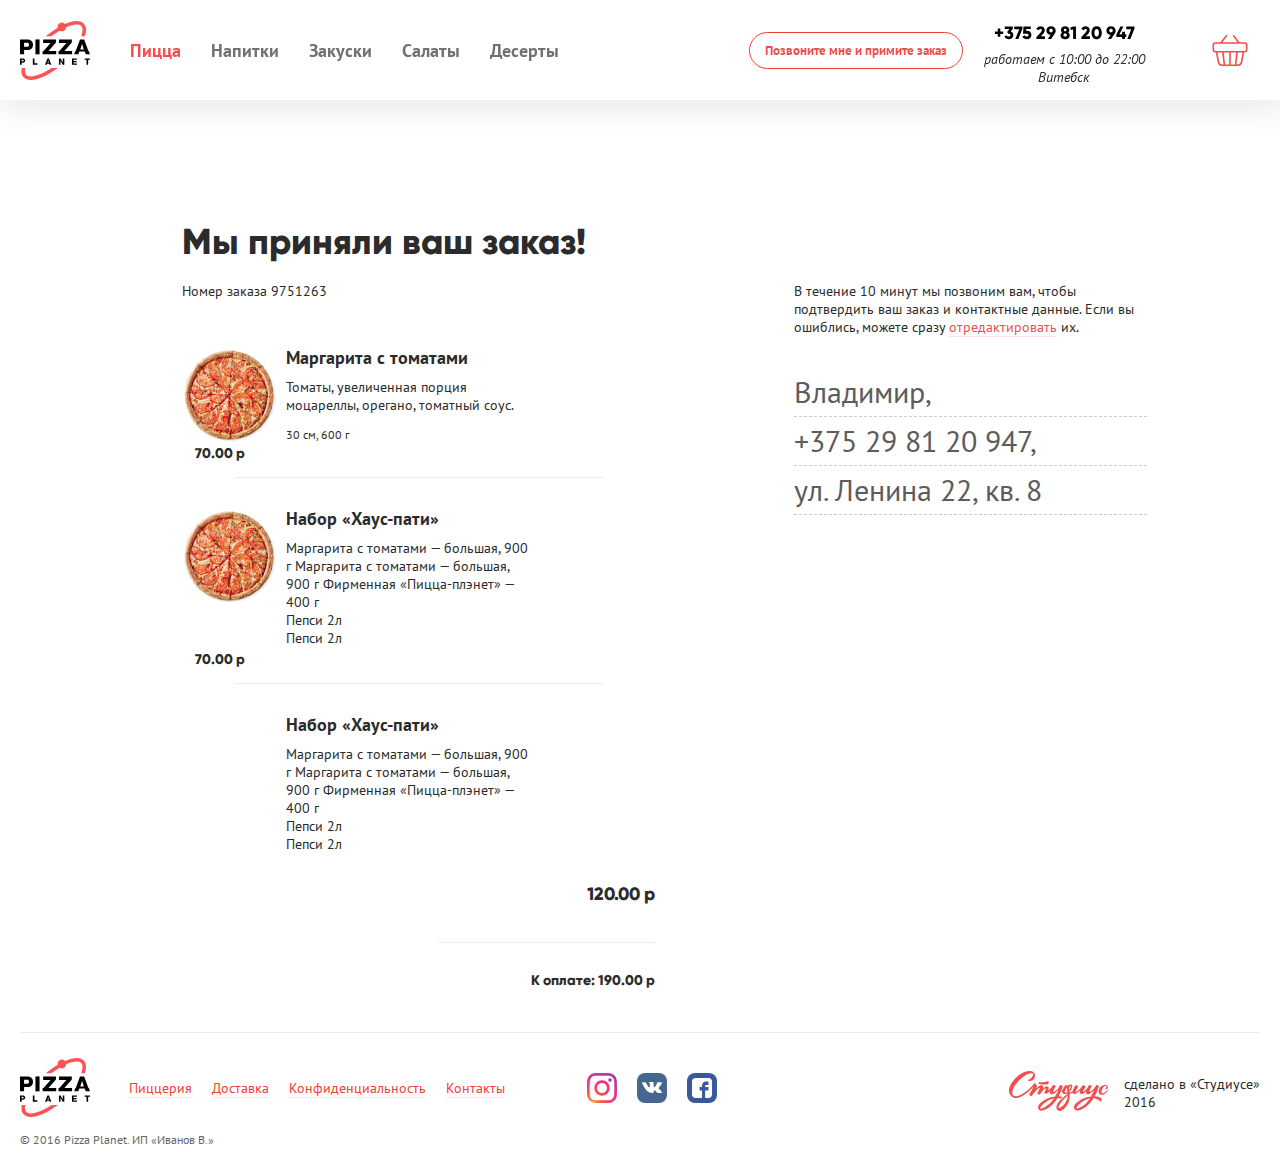
<file: confirmed.html>
<!doctype html>
<html lang="en">
<head>
    <meta charset="UTF-8">
    <link rel="stylesheet" href="styles/style.css"/>
    <script src="https://code.jquery.com/jquery-3.1.0.min.js"></script>
    <script src="js/main.js"></script>
</head>
<body>
<div class="page-wrap">
    <header>
        <div class="confirmed-header">
            <div class="header wide-wrap ">
                <nav class="left-side-header">
                    <a href="index.html" class="logo" style="background-image: url('img/graphics/logo_colored.svg');"></a>
                    <div class="header-menu">
                        <a href="" class="active">Пицца</a>
                        <a href="">Напитки</a>
                        <a href="">Закуски</a>
                        <a href="">Салаты</a>
                        <a href="">Десерты</a>
                    </div>
                </nav>
                <div class="right-side-header">
                    <a href="#modal-callback" class="show-modal btn mini">Позвоните мне и примите заказ</a>

                    <div class="phone">
                        <span class="phone-number">+375 29 81 20 947</span>
                        <span class="working-hours">работаем с 10:00 до 22:00 Витебск</span>
                    </div>
                    <a href="#modal-bucket" class="show-bucket">
                        <img class="bucket-image" src="img/graphics/cart.svg" alt="bucket">
                    </a>
                </div>
            </div>
        </div>
    </header>
    <section class="confirmed mini-wrap">
        <div class="confirmed-content">
            <h1>Мы приняли ваш заказ!</h1>

            <div class="confirmed-number">
                <p>Номер заказа 9751263</p>
            </div>
            <div class="item">
                <a class="bucket-main hover-link" href="product.html">
                    <div class="bucket-item-image">
                        <img src="./img/products/margherita.jpg" alt="" />
                    </div>
                    <div class="bucket-descr">
                        <div class="item-header">
                            <h3 class="pt-sans">Маргарита с томатами</h3>
                        </div>

                        <div class="item-description">
                            <p>Томаты, увеличенная порция моцареллы, орегано, томатный соус.</p>
                        </div>
                        <div class="item-weight">
                            <span>30 см, 600 г </span>
                        </div>
                    </div>
                </a>
                    <div class="bucket-price">
                        <span class="price">70.00 р</span>
                    </div>
                <div class="underline"></div>
            </div>
            <div class="item">
                <a class="bucket-main hover-link" href="product.html">
                    <div class="bucket-item-image">
                        <img src="./img/products/margherita.jpg" alt="" />
                    </div>
                    <div class="bucket-descr">
                        <div class="item-header">
                            <h3 class="pt-sans">Набор «Хаус-пати»</h3>
                        </div>

                        <div class="item-description">
                            <p>Маргарита с томатами — большая, 900 г
                                Маргарита с томатами — большая, 900 г
                                Фирменная «Пицца-плэнет» — 400 г <br/>
                                Пепси 2л <br/>
                                Пепси 2л</p>
                        </div>
                    </div>
                </a>
                <div class="bucket-price">
                    <span class="price">70.00 р</span>
                </div>
                <div class="underline"></div>
            </div>

            <div class="item">
                <div class="bucket-main">
                    <div class="bucket-item-image">
                    </div>
                    <div class="bucket-descr">
                        <div class="item-header">
                            <h3 class="pt-sans">Набор «Хаус-пати»</h3>
                        </div>
                        <div class="item-description">
                            <p>Маргарита с томатами — большая, 900 г
                                Маргарита с томатами — большая, 900 г
                                Фирменная «Пицца-плэнет» — 400 г <br/>
                                Пепси 2л <br/>
                                Пепси 2л</p>
                        </div>
                        <div class="item-quantity">
                            <div class="bucket-price">
                                <h3>120.00 р</h3>
                            </div>
                        </div>
                    </div>
                </div>
                <div class="underline-last"></div>
            </div>
            <div class="total">
                <h4>К оплате: 190.00 р</h4>
            </div>
        </div>
        <div class="confirmed-description">
            <div class="confirmed-descr">
                <p>В течение 10 минут мы позвоним вам, чтобы подтвердить
                    ваш заказ и контактные данные. Если вы ошиблись,
                    можете сразу <a href="">отредактировать</a> их.</p>
            </div>
            <div class="confirmed-address">
                <div class="name"><input type="text" class="dashed-name" value="Владимир,"/><div class="input-buffer"></div></div>
                <div class="cellphone"><input type="text" class="dashed-phone" value="+375 29 81 20 947,"/><div class="input-buffer"></div></div>
                <div class="address"><input type="text" class="dashed-address" value="ул. Ленина 22, кв. 8"/><div class="input-buffer"></div></div>
            </div>
            <a href="" class="save btn">Сохранить</a>
        </div>
    </section>
</div>
<footer class="wide-wrap">
    <div class="footer">
        <div class="contacts">
            <a href="index.html" class="logo" style="background-image: url('img/graphics/logo_colored.svg');"></a>
            <ul class="footer-menu">
                <li><a href="">Пиццерия</a></li>
                <li><a href="">Доставка</a></li>
                <li><a href="">Конфиденциальность</a></li>
                <li><a href="">Контакты</a></li>
            </ul>
        </div>
        <div class="socials">
            <a target="_blank" href="https://www.instagram.com/pizzplanet/" class="instagram"
               style="background-image: url('img/graphics/in.svg');">

            </a>
            <a target="_blank" href="https://vk.com/public101745007" class="vk"
               style="background-image: url('img/graphics/vk.svg');">

            </a>
            <a target="_blank" href="https://www.facebook.com/pizzplanet/" class="facebook"
               style="background-image: url('img/graphics/fb.svg');">

            </a>
        </div>
        <div class="studius">
            <a target="_blank" href="http://ru.thestudi.us" class="hover-studius">
                <img class="studius-logo" src="img/graphics/studius_red.svg" alt="studius">
                <span>сделано в «Студиусе»<br/>2016</span>
            </a>
        </div>
    </div>
    <div class="copyright">
        <p>© 2016 Pizza Planet. ИП «Иванов В.»</p>
    </div>
</footer>
<div id="modal-callback">
    <div class="callback-window">
        <h1>Заказать по телефону</h1>

        <a class="close">
            <svg xmlns="http://www.w3.org/2000/svg" xmlns:xlink="http://www.w3.org/1999/xlink" version="1.1" x="0px" y="0px" viewBox="0 0 100 125" enable-background="new 0 0 100 100" xml:space="preserve"><g><g><path d="M91.368,95c-0.929,0-1.859-0.355-2.568-1.064L6.063,11.2c-1.419-1.417-1.419-3.719,0-5.136    c1.419-1.419,3.718-1.419,5.137,0L93.937,88.8c1.419,1.417,1.419,3.719,0,5.136C93.227,94.646,92.297,95,91.368,95z"/></g><g><path d="M8.632,95c-0.929,0-1.859-0.355-2.568-1.064c-1.419-1.417-1.419-3.719,0-5.136L88.8,6.063    c1.419-1.419,3.718-1.419,5.137,0c1.419,1.417,1.419,3.719,0,5.136L11.2,93.936C10.491,94.646,9.561,95,8.632,95z"/></g></g></svg>

        </a>

        <div class="callback-decr">
            <p>Оставьте свой номер телефона. В течение 10 минут <br/> мы позвоним, чтобы принять заказ.</p>
        </div>
        <span>Номер телефона</span>

        <div class="callback-form">
            <input type="text" value="+375 "/>

            <button class="btn">Позвоните мне</button>
        </div>
    </div>
    <div class="background-callback"></div>
</div>
<div id="modal-bucket">
    <div class="bucket-window">
        <h1>Ваш заказ</h1>

        <div class="bucket-content">
            <div class="item">
                <a class="bucket-main hover-link" href="product.html">
                    <div class="bucket-item-image">
                        <img src="./img/products/margherita.jpg" alt="" />
                    </div>
                    <div class="bucket-descr">
                        <div class="item-header">
                            <h3 class="pt-sans">Маргарита с томатами</h3>
                        </div>

                        <div class="item-description">
                            <p>Томаты, увеличенная порция моцареллы, орегано, томатный соус.</p>
                        </div>
                        <div class="item-weight">
                            <span>30 см, 600 г </span>
                        </div>
                    </div>
                </a>
                <div class="item-delete">
                    <a class="delete">
                        Удалить
                    </a>
                </div>
                <div class="item-quantity">
                    <input class="minmax minus-quantity" type="button" value="-">
                    <input class="number" type="text" value="1"/>
                    <input class="minmax plus-quantity" type="button" value="+">
                    <div class="bucket-price">
                        <span class="price">70.00 р</span>
                    </div>
                </div>
                <div class="underline"></div>
            </div>
            <div class="item">
                <a class="bucket-main hover-link" href="product.html">
                    <div class="bucket-item-image">
                        <img src="./img/products/margherita.jpg" alt="" />
                    </div>
                    <div class="bucket-descr">
                        <div class="item-header">
                            <h3 class="pt-sans">Маргарита с томатами</h3>
                        </div>

                        <div class="item-description">
                            <p>Томаты, увеличенная порция моцареллы, орегано, томатный соус.</p>
                        </div>
                        <div class="item-weight">
                            <span>30 см, 600 г </span>
                        </div>
                    </div>
                </a>
                <div class="item-delete">
                    <a class="delete">
                        Удалить
                    </a>
                </div>
                <div class="item-quantity">
                    <input class="minmax minus-quantity" type="button" value="-">
                    <input class="number" type="text" value="1"/>
                    <input class="minmax plus-quantity" type="button" value="+">
                    <div class="bucket-price">
                        <span class="price">70.00 р</span>
                    </div>
                </div>
                <div class="underline"></div>
            </div>
            <div class="item">
                <a class="bucket-main hover-link" href="product.html">
                    <div class="bucket-item-image">
                        <img src="./img/products/margherita.jpg" alt="" />
                    </div>
                    <div class="bucket-descr">
                        <div class="item-header">
                            <h3 class="pt-sans">Набор «Хаус-пати»</h3>
                        </div>

                        <div class="item-description">
                            <p>Маргарита с томатами — большая, 900 г
                                Маргарита с томатами — большая, 900 г
                                Фирменная «Пицца-плэнет» — 400 г <br/>
                                Пепси 2л <br/>
                                Пепси 2л</p>
                        </div>
                    </div>
                </a>
                <div class="item-delete">
                    <a class="delete">
                        Удалить
                    </a>
                </div>
                <div class="item-quantity">
                    <input class="minmax minus-quantity" type="button" value="-">
                    <input class="number" type="text" value="1"/>
                    <input class="minmax plus-quantity" type="button" value="+">
                    <div class="bucket-price">
                        <span class="price">120.00 р</span>
                    </div>
                </div>
                <div class="underline-last"></div>
            </div>

            <div class="total">
                <a class="promo">Есть промокод?</a>
                <h4>К оплате: 190.00 р</h4>
            </div>
            <a href="confirmation.html" class="submit btn">Подтвердить заказ</a>
        </div>
    </div>
    <div class="background-bucket"></div>
</div>


</body>
</html>
</file>
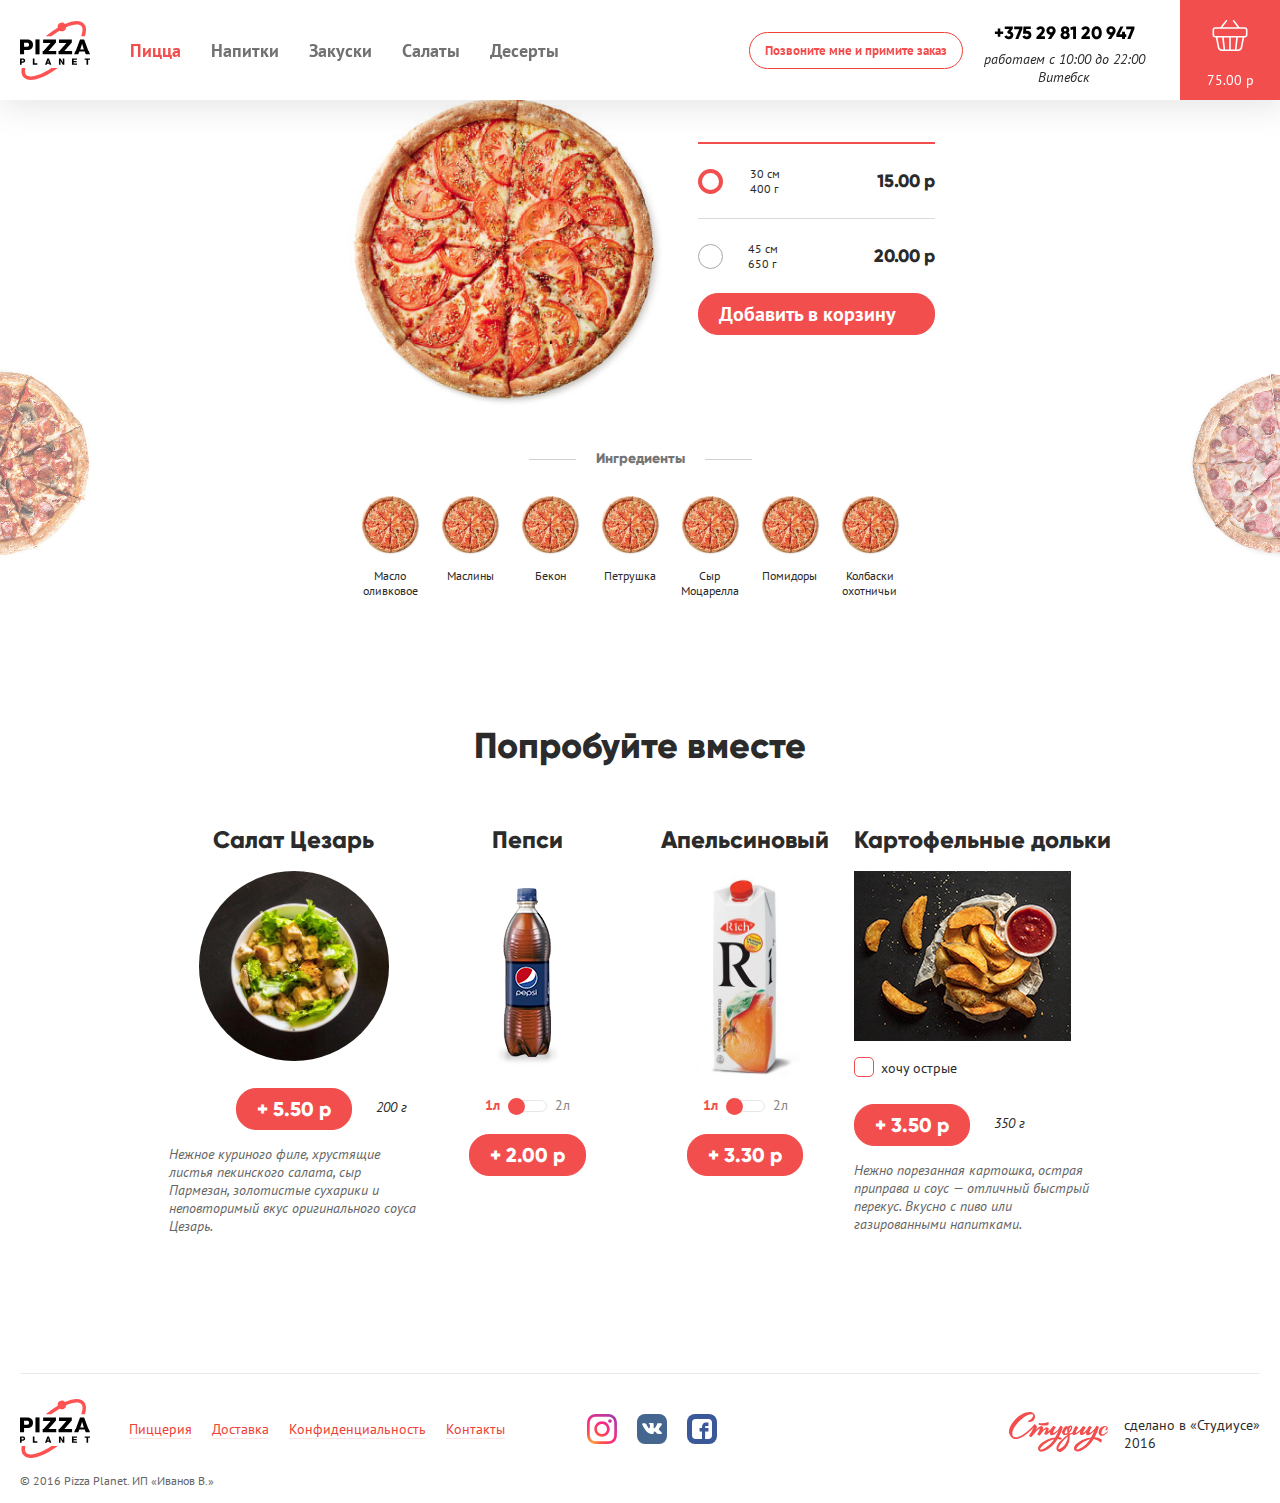
<file: product.html>
<!doctype html>
<html lang="en">
<head>
    <meta charset="UTF-8">
    <link rel="stylesheet" href="styles/style.css"/>
    <script src="https://code.jquery.com/jquery-3.1.0.min.js"></script>
    <script src="js/main.js"></script>
</head>
<body>
<div class="page-wrap">
    <header>
        <div class="header wide-wrap ">
            <nav class="left-side-header">
                <a href="index.html" class="logo" style="background-image: url('img/graphics/logo_colored.svg');"></a>

                <div class="header-menu">
                    <a href="" class="active">Пицца</a>
                    <a href="">Напитки</a>
                    <a href="">Закуски</a>
                    <a href="">Салаты</a>
                    <a href="">Десерты</a>
                </div>
            </nav>
            <div class="right-side-header">
                <a href="#modal-callback" class="show-modal btn mini">Позвоните мне и примите заказ</a>

                <div class="phone">
                    <span class="phone-number">+375 29 81 20 947</span>
                    <span class="working-hours">работаем с 10:00 до 22:00 Витебск</span>
                </div>
                <a href="#modal-bucket" class="show-bucket bucket">
                    <img class="bucket-image" src="img/graphics/cart_hover.svg" alt="bucket">
                    <span class="total-price">75.00 р</span>
                </a>
            </div>
        </div>
    </header>
    <a href="">
        <div class="previous-pizza">
            <img src="img/products/salsa.jpg" alt="previous-pizza"/>
        </div>
    </a>
    <a href="">
        <div class="next-pizza">
            <img src="img/products/meat.jpg" alt="next-pizza"/>
        </div>
    </a>
    <section class="product">
        <h1>Пицца Маргарита с томатами</h1>

        <div class="product-info flex">
            <div class="product-image">
                <img src="img/products/margherita.jpg"/>
            </div>
            <div class="price-size-column">
                <a href="" class="product-descr active">
                    <div class="circle"></div>
                    <div class="weight-and-size">
                        <span>30 см</span>

                        <span>400 г</span>
                    </div>
                    <div>
                        <h3>15.00 р</h3>
                    </div>
                </a>
                <a href="" class="product-descr">
                    <div class="circle"></div>
                    <div class="weight-and-size">
                        <span>45 см</span>

                        <span>650 г</span>
                    </div>
                    <div>
                        <h3>20.00 р</h3>
                    </div>
                </a>
                <a href="" class="block btn">Добавить в корзину</a>
            </div>
        </div>
        <div class="ingredients-header">
            <div class="hr"></div>
            <h4>Ингредиенты</h4>

            <div class="hr"></div>
        </div>
        <div class="ingredients">
            <div class="item">
                <div class="ingredient-image"><img src="img/products/margherita.jpg" alt="Масло оливковое"/></div>
                <span class="tip">Масло оливковое</span>
            </div>
            <div class="item">
                <div class="ingredient-image"><img src="img/products/margherita.jpg" alt="Маслины"/></div>
                <span class="tip">Маслины</span>
            </div>
            <div class="item">
                <div class="ingredient-image"><img src="img/products/margherita.jpg" alt="Бекон"/></div>
                <span class="tip">Бекон</span>
            </div>
            <div class="item">
                <div class="ingredient-image"><img src="img/products/margherita.jpg" alt="Петрушка"/></div>
                <span class="tip">Петрушка</span>
            </div>
            <div class="item">
                <div class="ingredient-image"><img src="img/products/margherita.jpg" alt="Сыр Моцарелла"/></div>
                <span class="tip">Сыр Моцарелла</span>
            </div>
            <div class="item">
                <div class="ingredient-image"><img src="img/products/margherita.jpg" alt="Помидоры"/></div>
                <span class="tip">Помидоры</span>
            </div>
            <div class="item">
                <div class="ingredient-image"><img src="img/products/margherita.jpg" alt="Колбаски охотничьи"/></div>
                <span class="tip">Колбаски охотничьи</span>
            </div>
        </div>
    </section>
    <section class="together">
        <h1>Попробуйте вместе</h1>

        <div class="together-content">
            <div class="item">
                <a href="" class="hover-link">
                    <h2>Салат Цезарь</h2>

                    <div class="snack-image image-caesar">
                        <img src="img/products/caesar.jpg" alt="Салат Цезарь"/>
                    </div>
                </a>

                <div class="snack-add">
                    <a class="btn price">+ 5.50 р</a>
                    <span class="italic">200 г</span>
                </div>
                <div class="snack-descr">
                    <span class="tip">Нежное куриного филе, хрустящие листья пекинского салата, сыр Пармезан, золотистые сухарики и неповторимый вкус оригинального соуса Цезарь.</span>
                </div>
            </div>

            <div class="item">
                <a href="" class="hover-link">
                    <div>
                        <h2>Пепси</h2>
                    </div>
                    <div class="drink-image">
                        <img src="img/products/pepsi.jpg" alt="Пепси"/>
                    </div>
                </a>

                <div class="quantity">
                    <label for="second-drink">
                        <span class="quantity active">1л</span>
                        <label class="switch">
                            <input type="checkbox" id="second-drink">

                            <div class="slider round"></div>
                        </label>
                        <span class="quantity">2л</span>
                    </label>
                </div>
                <div>
                    <a class="btn price">+ 2.00 р</a>
                </div>
            </div>
            <div class="item">
                <a href="" class="hover-link">
                    <div>
                        <h2>Апельсиновый</h2>
                    </div>
                    <div class="drink-image">
                        <img src="img/products/rich_orange.jpg" alt="Апельсиновый сок"/>
                    </div>
                </a>

                <div class="quantity">
                    <label for="first-drink">
                        <span class="quantity active">1л</span>
                        <label class="switch">
                            <input type="checkbox" id="first-drink">

                            <div class="slider round"></div>
                        </label>
                        <span class="quantity">2л</span>
                    </label>
                </div>
                <div>
                    <a class="btn price">+ 3.30 р</a>
                </div>
            </div>
            <div class="item left">
                <a href="" class="hover-link">
                    <h2>Картофельные дольки</h2>

                    <div class="snack-image">
                        <img src="img/products/potato_chips.jpg" alt="Картофельные дольки"/>
                    </div>
                </a>

                <div class="hot-snacks">
                    <input type="checkbox" id="potato">
                    <label for="potato"></label>
                    <label for="potato"><span>хочу острые</span></label>
                </div>
                <div class="snack-add">
                    <a class="btn price">+ 3.50 р</a>
                    <span class="italic">350 г</span>
                </div>
                <div class="snack-descr">
                    <span class="tip">Нежно порезанная картошка, острая приправа и соус — отличный быстрый перекус. Вкусно с пиво или газированными напитками.</span>
                </div>
            </div>
        </div>
    </section>
</div>
<footer class="wide-wrap">
    <div class="footer">
        <div class="contacts">
            <a href="index.html" class="logo" style="background-image: url('img/graphics/logo_colored.svg');"></a>
            <ul class="footer-menu">
                <li><a href="">Пиццерия</a></li>
                <li><a href="">Доставка</a></li>
                <li><a href="">Конфиденциальность</a></li>
                <li><a href="">Контакты</a></li>
            </ul>
        </div>
        <div class="socials">
            <a target="_blank" href="https://www.instagram.com/pizzplanet/" class="instagram"
               style="background-image: url('img/graphics/in.svg');">

            </a>
            <a target="_blank" href="https://vk.com/public101745007" class="vk"
               style="background-image: url('img/graphics/vk.svg');">

            </a>
            <a target="_blank" href="https://www.facebook.com/pizzplanet/" class="facebook"
               style="background-image: url('img/graphics/fb.svg');">

            </a>
        </div>
        <div class="studius">
            <a target="_blank" href="http://ru.thestudi.us" class="hover-studius">
                <img class="studius-logo" src="img/graphics/studius_red.svg" alt="studius">
                <span>сделано в «Студиусе»<br/>2016</span>
            </a>
        </div>
    </div>
    <div class="copyright">
        <p>© 2016 Pizza Planet. ИП «Иванов В.»</p>
    </div>
</footer>
<div id="modal-callback">
    <div class="callback-window">
        <h1>Заказать по телефону</h1>

        <a class="close">
            <svg xmlns="http://www.w3.org/2000/svg" xmlns:xlink="http://www.w3.org/1999/xlink" version="1.1" x="0px" y="0px" viewBox="0 0 100 125" enable-background="new 0 0 100 100" xml:space="preserve"><g><g><path d="M91.368,95c-0.929,0-1.859-0.355-2.568-1.064L6.063,11.2c-1.419-1.417-1.419-3.719,0-5.136    c1.419-1.419,3.718-1.419,5.137,0L93.937,88.8c1.419,1.417,1.419,3.719,0,5.136C93.227,94.646,92.297,95,91.368,95z"/></g><g><path d="M8.632,95c-0.929,0-1.859-0.355-2.568-1.064c-1.419-1.417-1.419-3.719,0-5.136L88.8,6.063    c1.419-1.419,3.718-1.419,5.137,0c1.419,1.417,1.419,3.719,0,5.136L11.2,93.936C10.491,94.646,9.561,95,8.632,95z"/></g></g></svg>

        </a>

        <div class="callback-decr">
            <p>Оставьте свой номер телефона. В течение 10 минут <br/> мы позвоним, чтобы принять заказ.</p>
        </div>
        <span>Номер телефона</span>

        <div class="callback-form">
            <input type="text" value="+375 "/>

            <button class="btn">Позвоните мне</button>
        </div>
    </div>
    <div class="background-callback"></div>
</div>
<div id="modal-bucket">
    <div class="bucket-window">
        <h1>Ваш заказ</h1>

        <div class="bucket-content">
            <div class="item">
                <a class="bucket-main hover-link" href="product.html">
                    <div class="bucket-item-image">
                        <img src="./img/products/margherita.jpg" alt="" />
                    </div>
                    <div class="bucket-descr">
                        <div class="item-header">
                            <h3 class="pt-sans">Маргарита с томатами</h3>
                        </div>

                        <div class="item-description">
                            <p>Томаты, увеличенная порция моцареллы, орегано, томатный соус.</p>
                        </div>
                        <div class="item-weight">
                            <span>30 см, 600 г </span>
                        </div>
                    </div>
                </a>
                <div class="item-delete">
                    <a class="delete">
                        Удалить
                    </a>
                </div>
                <div class="item-quantity">
                    <input class="minmax minus-quantity" type="button" value="-">
                    <input class="number" type="text" value="1"/>
                    <input class="minmax plus-quantity" type="button" value="+">
                    <div class="bucket-price">
                        <span class="price">70.00 р</span>
                    </div>
                </div>
                <div class="underline"></div>
            </div>
            <div class="item">
                <a class="bucket-main hover-link" href="product.html">
                    <div class="bucket-item-image">
                        <img src="./img/products/margherita.jpg" alt="" />
                    </div>
                    <div class="bucket-descr">
                        <div class="item-header">
                            <h3 class="pt-sans">Маргарита с томатами</h3>
                        </div>

                        <div class="item-description">
                            <p>Томаты, увеличенная порция моцареллы, орегано, томатный соус.</p>
                        </div>
                        <div class="item-weight">
                            <span>30 см, 600 г </span>
                        </div>
                    </div>
                </a>
                <div class="item-delete">
                    <a class="delete">
                        Удалить
                    </a>
                </div>
                <div class="item-quantity">
                    <input class="minmax minus-quantity" type="button" value="-">
                    <input class="number" type="text" value="1"/>
                    <input class="minmax plus-quantity" type="button" value="+">
                    <div class="bucket-price">
                        <span class="price">70.00 р</span>
                    </div>
                </div>
                <div class="underline"></div>
            </div>
            <div class="item">
                <a class="bucket-main hover-link" href="product.html">
                    <div class="bucket-item-image">
                        <img src="./img/products/margherita.jpg" alt="" />
                    </div>
                    <div class="bucket-descr">
                        <div class="item-header">
                            <h3 class="pt-sans">Набор «Хаус-пати»</h3>
                        </div>

                        <div class="item-description">
                            <p>Маргарита с томатами — большая, 900 г
                                Маргарита с томатами — большая, 900 г
                                Фирменная «Пицца-плэнет» — 400 г <br/>
                                Пепси 2л <br/>
                                Пепси 2л</p>
                        </div>
                    </div>
                </a>
                <div class="item-delete">
                    <a class="delete">
                        Удалить
                    </a>
                </div>
                <div class="item-quantity">
                    <input class="minmax minus-quantity" type="button" value="-">
                    <input class="number" type="text" value="1"/>
                    <input class="minmax plus-quantity" type="button" value="+">
                    <div class="bucket-price">
                        <span class="price">120.00 р</span>
                    </div>
                </div>
                <div class="underline-last"></div>
            </div>

            <div class="total">
                <a class="promo">Есть промокод?</a>
                <h4>К оплате: 190.00 р</h4>
            </div>
            <a href="confirmation.html" class="submit btn">Подтвердить заказ</a>
        </div>
    </div>
    <div class="background-bucket"></div>
</div>
</body>
</html>
</file>
<file: styles/style.css>
@import url(https://fonts.googleapis.com/css?family=PT+Sans:400,400i,700&subset=latin,cyrillic);


@font-face {
    font-family: 'Gilroy-ExtraBold';
    src: url('fonts/Radomir Tinkov - Gilroy-ExtraBold.eot');
    src: local('?'), url('fonts/Radomir Tinkov - Gilroy-ExtraBold.woff') format('woff'), url('fonts/Radomir Tinkov - Gilroy-ExtraBold.ttf') format('truetype'), url('fonts/Radomir Tinkov - Gilroy-ExtraBold.svg') format('svg');
}

/*markup_START*/
* {
    margin: 0;
    padding: 0;
    border: 0;
    list-style: none;
}

html {
    height: 100%;
}

body {
    height: 100%;
    font-family: 'PT Sans', sans-serif;
    font-size: 14px;
    color: #2b2b2b;
    text-rendering: optimizeLegibility;
    -webkit-font-smoothing: antialiased;
    -moz-osx-font-smoothing: grayscale;
}

section {
    margin-bottom: 120px;
}

.page-wrap {
    min-height: 100%;
    margin-bottom: -130px;
}

.page-wrap:after {
    content: '';
    display: block;
}

.block {
    display: block;
}

.flex {
    display: -webkit-box;
    display: -ms-flexbox;
    display: flex;
}

.clr:after {
    display: block;
    content: '';
    clear: both;
}

.left {
    float: left;
}

.right {
    float: right;
}

.wide-wrap,
.wrap,
.mini-wrap,
.small-wrap {
    margin: 0 auto;
    box-sizing: border-box;
    padding: 0 20px;
    min-width: 1200px;
}

.wide-wrap {
    max-width: 1680px;
}

.wrap {
    max-width: 1600px;
}

.mini-wrap {
    max-width: 1280px;
}

.content {
    display: -webkit-box;
    display: -ms-flexbox;
    display: flex;
    -ms-flex-wrap: wrap;
    flex-wrap: wrap;
    padding-top: 220px;
    min-width: 1262px;
    background-color: #f8f8f8;
}

.small-wrap {
    max-width: 1366px;
}

.site-footer, .page-wrap:after {
    height: 148px;
}
/*markup_STOP*/

/*typography_START*/
h1 {
    font-family: 'Gilroy-ExtraBold';
    color: #2b2b2b;
    font-size: 36px;
    line-height: 56px;
    text-align: center;
}

h1.big {
    font-size: 48px;
}

h2 {
    font-family: 'Gilroy-ExtraBold';
    color: #2b2b2b;
    font-size: 24px;
    line-height: 26px;
}

h3 {
    font-family: 'Gilroy-ExtraBold';
    color: #2b2b2b;
    font-size: 18px;
    line-height: 56px;
}

h3.pt-sans {
    font-family: 'PT Sans', sans-serif;
    line-height: 18px;
}

h4 {
    font-family: 'Gilroy-ExtraBold';
    color: #2b2b2b;
    font-size: 14px;
    line-height: 16px;
}

h4.pt-sans {
    font-family: 'PT Sans', sans-serif;
    font-size: 16px;
    font-weight: 800;
    color: #2b2b2b;
    line-height: 21px;
}

a {
    text-decoration: none;
    color: #2b2b2b;
}

p {
    font-family: 'PT Sans', sans-serif;
    font-size: 14px;
    line-height: 18px;
}

span.tip {
    font-family: 'PT Sans', sans-serif;
    font-size: 14px;
    font-style: italic;
    line-height: 18px;
    color: #9d9d9d;
}

span.italic {
    font-style: italic;
}

span.red {
    color: #f24e4e;
}
/*typography_STOP*/

/*elements_START*/
img {
    vertical-align: middle;
    max-width: 100%;
    max-height: 100%;
}

.btn {
    display: inline-block;
    line-height: 40px;
    background-color: #f24e4e;
    border: solid 1px #f24e4e;
    font-family: 'PT Sans', sans-serif;
    font-weight: 700;
    font-size: 20px;
    box-sizing: border-box;
    padding: 0 25px;
    color: #fff;
    outline: none;
    cursor: pointer;
    border-radius: 20px;
}

.btn:hover {
    color: #f24e4e;
    background-color: #fff;
    -webkit-transition-timing-function: ease-in-out;
    transition-timing-function: ease-in-out;
    -webkit-transition-duration: 0.2s;
    transition-duration: 0.2s;
}

.btn.price {
    font-family: 'Gilroy-ExtraBold';
    font-weight: normal;
}

.btn.mini {
    background-color: #fff;
    border: solid 1px #ef4134;
    color: #f24e4e;
    font-size: 13px;
    padding: 0 15px;
    line-height: 35px;
}

.btn.mini:hover {
    background-color: #f24e4e;
    color: #fff;
}

.btn.small.active {
    background-color: #f24e4e;
    color: #fff;
}

.btn.small.active:hover {
    box-shadow: none;
    border: 1px solid #f24e4e;
}

.btn.small:hover {
    border: 1px solid #fff;
    box-shadow: 0px 4px 3.6px 0.4px rgba(0, 0, 0, 0.08);
    -webkit-transition-timing-function: ease-in-out;
    transition-timing-function: ease-in-out;
    -webkit-transition-duration: 0.1s;
    transition-duration: 0.1s;
}

.btn.small {
    background-color: #fff;
    color: #f24e4e;
    font-size: 14px;
    font-weight: 700;
    padding: 7px 20px;
    line-height: 11px;
}

input[type="text"] {
    display: inline-block;
    width: 200px;
    padding: 0 15px;
    line-height: 40px;
    color: #2b2b2b;
    border-radius: 20px;
    background-color: #fff;
    border: solid 1px #d8d8d8;
    box-sizing: border-box;
    outline: none;
    font-family: 'PT Sans', sans-serif;
    font-size: 14px;
}

input[type="text"]:focus {
    line-height: 38px;
    padding: 0 14px;
    border: solid 2px #f24e4e;
}

[type="checkbox"]:not(:checked),
[type="checkbox"]:checked {
    position: absolute;
    left: -9999px;
}

[type="checkbox"]:not(:checked) + label,
[type="checkbox"]:checked + label {
    position: relative;
    padding-left: 27px;
    cursor: pointer;
    font-size: 1em !important;
    padding-top: 4px;
}

[type="checkbox"]:not(:checked) + label:before,
[type="checkbox"]:checked + label:before {
    content: '';
    position: absolute;
    left: 0;
    top: 2px;
    width: 18px;
    height: 18px;
    border: 1px solid #f24e4e;
    border-radius: 5px;
}

[type="checkbox"]:not(:checked) + label:after,
[type="checkbox"]:checked + label:after {
    content: '+';
    font-weight: 800;
    position: absolute;
    top: 3px;
    left: 6px;
    font-size: 14px;
    color: #f24e4e;
    -webkit-transition: all .2s;
    transition: all .2s;
}
[type="checkbox"]:not(:checked) + label:after {
    opacity: 0;
    -webkit-transform: scale(0);
    transform: scale(0);
}

[type="checkbox"]:checked + label:after {
    opacity: 1;
    -webkit-transform: scale(1);
    transform: scale(1);
}

[type="checkbox"]:disabled:not(:checked) + label:before,
[type="checkbox"]:disabled:checked + label:before {
    border-color: #bbb;
    background-color: #ddd;
}

[type="checkbox"]:disabled:checked + label:after {
    color: #999;
}

[type="checkbox"]:disabled + label {
    color: #aaa;
}

.form-group.has-error span.mistake {
    display: inline-block;
    font-style: italic;
    color: #f24e4e;
}

.form-group.has-error input[type="text"] {
    background-color: #ff8282;
    border: solid 1px #f24e4e;
}

.form-group.has-error input[type="text"]:focus {
    border: solid 2px #f24e4e;
}

span.mistake {
    display: none;
}

/*elements_STOP*/

/*custom*/
.item {
    display: -webkit-box;
    display: -ms-flexbox;
    display: flex;
    -webkit-box-orient: vertical;
    -webkit-box-direction: normal;
    -ms-flex-direction: column;
    flex-direction: column;
}

.hover-link:hover img {
    opacity: .85;
}

.hover-link {
    display: block;
}

.hover-link:hover h2,
.hover-link:hover h3,
.hover-link:hover h4 {
    color: #f24e4e;
}

/*--------------------START OF HEADER--------------------*/
button, img, .logo, .header-menu, .price {
    -moz-user-select: none;
    -webkit-user-select: none;
}

header {
    z-index: 99;
    position: fixed;
    width: 100%;
    height: 100px;
    min-width: 1280px;
    top: 0;
    background-color: #fff;
    box-shadow: 2.9px 4px 32.2px 2.8px rgba(0, 0, 0, 0.1);
}

.header {
    display: -webkit-box;
    display: -ms-flexbox;
    display: flex;
    -webkit-box-pack: justify;
    -ms-flex-pack: justify;
    justify-content: space-between;
    padding-right: 0;
}

.header-menu a.active {
    color: #f24e4e;
}

.left-side-header, .right-side-header, .header-menu, .phone {
    display: -webkit-box;
    display: -ms-flexbox;
    display: flex;
    -webkit-box-align: center;
    -ms-flex-align: center;
    align-items: center;
}

.right-side-header {
    -webkit-box-align: center;
    -ms-flex-align: center;
    -ms-grid-row-align: center;
    align-items: center;
}

.logo {
    width: 70px;
    height: 59px;
    background-image: url('../img/graphics/logo_colored.svg');
}

.header-menu {
    margin-left: 40px;
}

.header-menu a {
    display: inline-block;
    color: #717171;
    text-decoration: none;
    font-size: 18px;
    font-weight: 700;
    margin-right: 30px;
}

.header-menu a:hover {
    color: #f24e4e;
}

.phone {
    -webkit-box-orient: vertical;
    -webkit-box-direction: normal;
    -ms-flex-direction: column;
    flex-direction: column;
    margin: 22px 35px 14px 20px;
}

.phone span {
    text-align: center;
}

.phone-number {
    color: #000;
    font-family: 'Gilroy-ExtraBold';
    font-size: 18px;
    margin-bottom: 6px;
}

.working-hours {
    width: 162px;
    font-style: italic;
    line-height: 18px;
}

.working-hours:hover {
    cursor: default;
}

.show-bucket:hover {
    cursor: pointer;
    opacity: 0.85;
}

.bucket-image {
    width: 36px;
    height: 31px;
    margin: 20px auto;
}

.total-price {
    color: #fff;
    text-align: center;
}

/*--------------------END OF HEADER--------------------*/
/*--------------------START OF CONTENT--------------------*/
.content-header {
    margin: 0 auto 40px;
    text-align: center;
}

.goods {
    display: -webkit-box;
    display: -ms-flexbox;
    display: flex;
    -ms-flex-wrap: wrap;
    flex-wrap: wrap;
    min-width: 1200px;
    max-width: 1680px;
    margin: 0 auto;
    padding: 0 10px 62px 10px;
}

.goods .item.big {
    position: relative;
    width: calc(50% - 20px);
    background-color: #fff;
    border: solid 2px #f24e4e;
    -webkit-box-flex: 2;
    -ms-flex-positive: 2;
    flex-grow: 2;
}

.set-image {
    height: 288px;
    margin: 6px 2px 0;
}

.sale-logo {
    position: absolute;
    margin-top: -299px;
    margin-left: 592px;
    z-index: 0;
}

@-moz-document url-prefix() {
    .sale-logo {
        margin-top: -2px;
        margin-left: -98px;
    }
}

.sale {
    background-image: url('../img/graphics/flag.svg');
    position: absolute;
    width: 57px;
    height: 64px;
    top: -2px;
    right: 40px;
}

.goods .item .sale p {
    padding-top: 15px;
    font-family: 'Gilroy-ExtraBold';
    font-size: 16px;
    line-height: 21px;
    text-align: center;
    color: #fff;
}

.special-pic {
    background: url('../img/products/set.jpg') center;
    min-height: 270px;
    background-size: cover;
}

.set-header {
    width: 60%;
}

.set-header h1 {
    text-align: left;
}

.set-header h4 {
    line-height: 21px;
    font-weight: 400;
}

.set-description {
    display: -webkit-box;
    display: -ms-flexbox;
    display: flex;
    -webkit-box-orient: vertical;
    -webkit-box-direction: normal;
    -ms-flex-direction: column;
    flex-direction: column;
    -webkit-box-align: center;
    -ms-flex-align: center;
    align-items: center;
}

.set-description a {
    margin-top: 8px;
}

.set-desc .set-description p {
    margin-top: 10px;
    margin-left: 30px;
    font-size: 12px;
}

.set-desc {
    padding: 0 25px;
    display: -webkit-box;
    display: -ms-flexbox;
    display: flex;
    -webkit-box-pack: justify;
    -ms-flex-pack: justify;
    justify-content: space-between;
    margin-top: 10px;
    padding-bottom: 15px;
}

.goods .item {
    height: auto;
    width: calc(25% - 20px);
    background-color: #fff;
    text-align: center;
    margin: 10px;
    box-sizing: border-box;
    -webkit-box-pack: justify;
    -ms-flex-pack: justify;
    justify-content: space-between;
}

.goods .item:hover {
    box-shadow: 5.3px 7.3px 28px 0 rgba(0, 0, 0, 0.12);
    -webkit-transition: box-shadow 100ms ease-in-out;
    transition: box-shadow 100ms ease-in-out;
}

.goods .item h2 {
    text-align: left;
}

.pizza-image {
    width: 193px;
    height: 194px;
    margin-top: 32px;
}

.goods .item p {
    font-size: 16px;
    line-height: 1.31;
    text-align: left;
    margin-bottom: 16px;
}

.pizza-size {
    display: -webkit-box;
    display: -ms-flexbox;
    display: flex;
}

.diameter-cell img {
    vertical-align: middle;
    padding-bottom: 3px;
}

.diameter-cell {
    text-align: left;
}

.diameter-col:hover {
    cursor: pointer;
}

.diameter-col .diameter-cell {
    width: 35px;
    float: left;
    margin-right: 10px;
    display: inline-block;
}

input[type=range] {
    -webkit-appearance: none;
    width: 35px;
    height: 12px;
    border-radius: 6px;
    background-color: #fff;
    border: solid 1px #e7e7e7;
    outline: none;
}

input[type="range"]::-webkit-slider-thumb {
    -webkit-appearance: none;
    width: 17px;
    height: 17px;
    border-radius: 10px;
    background-color: #f24e4e;
    box-shadow: 0.6px 0.8px 2.8px 0.2px rgba(0, 0, 0, 0.2);
    border: none;
}

input[type=range]::-moz-range-track {
    width: 35px;
    border-radius: 6px;
    background-color: #fff;
    outline: none;
    margin: 9px 10px;
}

input[type=range]::-moz-range-thumb {
    width: 17px;
    height: 17px;
    border-radius: 10px;
    background-color: #f24e4e;
    border: none;
}

.pizza-header {
    margin-top: 20px;
}

.pizza-description {
    margin-top: 10px;
}

.pizza-descr {
    padding: 0 15px;
}

.pizza-buy {
    padding: 0 17px 15px 17px;
}

.set-description span.tip {
    display: inline-block;
    text-align: left;
    margin-top: 10px;
}

.active .diameter {
    display: inline-block;
    background: url('../img/graphics/diameter_active.svg') no-repeat left;
    padding-left: 16px;
}

.diameter {
    display: inline-block;
    background: url('../img/graphics/diameter.svg') no-repeat left;
    padding-left: 16px;
}

.diameter.big {
    background-size: 14px 14px;
}

.diameter.small {
    background-size: 12px 12px;
}

.active span, .active {
    color: #f24e4e;
}

.weight {
    color: #858585;
    font-size: 11px;
}

.switch {
    position: relative;
    display: inline-block;
    width: 35px;
    height: 12px;
    border-radius: 6px;
}

.switch input {
    display: none;
}

.slider {
    position: absolute;
    cursor: pointer;
    top: 0;
    left: 0;
    right: 0;
    bottom: 0;
    border: solid 1px #e7e7e7;
    -webkit-transition: .2s;
    transition: .2s;
}

.slider:before {
    top: -3px;
    left: -5px;
    position: absolute;
    content: "";
    width: 17px;
    height: 17px;
    background-color: #f24e4e;
    -webkit-transition: .2s;
    transition: .2s;
}

input:checked + .slider {
    color: #858585;
}

input:checked + .slider:before {
    -webkit-transform: translateX(26px);
    transform: translateX(26px);
}

.slider.round {
    border-radius: 6px;
}

.slider.round:before {
    border-radius: 50%;
}

/*--------------------END OF CONTENT--------------------*/
/*--------------------START OF DRINKS--------------------*/
.drinks {
    display: -webkit-box;
    display: -ms-flexbox;
    display: flex;
    -webkit-box-orient: vertical;
    -webkit-box-direction: normal;
    -ms-flex-direction: column;
    flex-direction: column;
}

.drink-buttons {
    margin: 25px auto 75px;
    max-width: 626px;
}

.lines {
    border-bottom: 4px double #fff;
    border-top: 1px solid #fff;
    content: "";
    height: 2px;
    width: 8px;
    float: left;
    margin: 2px 5px 0 0;
}

.drink-buttons a {
    margin-right: 10px;
}

.drink-products, .quantity {
    display: -webkit-box;
    display: -ms-flexbox;
    display: flex;
}

.drink-products {
    -ms-flex-wrap: wrap;
    flex-wrap: wrap;
    text-align: center;
    -webkit-box-pack: center;
    -ms-flex-pack: center;
    justify-content: center;
    margin: 0 auto;
    margin-bottom: -105px;
}

.drink-products .item {
    -ms-flex-pack: distribute;
    justify-content: space-around;
    margin: 0 5px 105px;
    position: relative;
}

.quantity {
    margin-bottom: 10px;
    -webkit-box-pack: center;
    -ms-flex-pack: center;
    justify-content: center;
}

.quantity.active {
    color: #f24e4e;
    font-weight: 700;
}

.quantity {
    color: #858585;
}

.drink-header {
    margin: 0 auto;
}

.drink-image {
    display: -webkit-box;
    display: -ms-flexbox;
    display: flex;
    -webkit-box-pack: center;
    -ms-flex-pack: center;
    justify-content: center;
    -webkit-box-align: center;
    -ms-flex-align: center;
    align-items: center;
    margin-top: 15px;
    margin-bottom: 10px;
    width: 218px;
    height: 218px;
}

.drink-image img {
}

.quantity .switch {
    margin: 4px 8px 0 12px;
}


.quantity label {
    display: -webkit-box;
    display: -ms-flexbox;
    display: flex;
}

.quantity label:hover {
    cursor: pointer;
}

/*--------------------END OF DRINKS--------------------*/
/*--------------------START OF SNACKS--------------------*/
.snack-image img {
    width: 100%;
}

.image-greek {
    width: 212px;
    height: 190px;
    background: url('../img/products/greek.jpg') 24% 30% no-repeat;
    -webkit-clip-path: polygon(50% 0, 0% 100%, 100% 100%);
    clip-path: polygon(50% 0, 0% 100%, 100% 100%);
    background-size: 145%;
    margin-top: 18px;
}

.image-greek:hover {
    opacity: .85;
}

.snack-image {
    width: 217px;
    height: 170px;
    margin-top: 18px;
}

.image-caesar {
    width: 190px;
    height: 190px;
}

.image-caesar img {
    border-radius: 50%;
}

.snack-types .item {
    -ms-flex-preferred-size: 215px;
    flex-basis: 215px;
    -webkit-box-flex: 1;
    -ms-flex-positive: 1;
    flex-grow: 1;
    -webkit-box-align: center;
    -ms-flex-align: center;
    -ms-grid-row-align: center;
    align-items: center;
    margin-top: 52px;
}

.snack-types .item.left h2 {
    text-align: left;
}

.item.left {
    -webkit-box-align: start;
    -ms-flex-align: start;
    -ms-grid-row-align: flex-start;
    align-items: flex-start;
}

.snack-types .item h2 {
    text-align: center;
}

.snacks-header {
    margin: 0 auto 55px;
}

.snack-types {
    display: -webkit-box;
    display: -ms-flexbox;
    display: flex;
    -webkit-box-pack: center;
    -ms-flex-pack: center;
    justify-content: center;
    -ms-flex-wrap: wrap;
    flex-wrap: wrap;
}

.snack-header {
    margin-bottom: 18px;
}

.hot-snacks {
    margin-top: 18px;
}

.snack-descr {
    margin-top: 15px;
    width: 249px;
}

.snack-add, .desert-add {
    margin-top: 27px;
    position: relative;
}

.snack-add span, .desert-add span {
    position: absolute;
    width: 55px;
    top: 10px;
    left: 164px;
}

.hot-snacks input:checked ~ label span {
    color: #f24e4e;
}

.hot-snacks label span {
    cursor: pointer;
}

.snack-descr span {
    color: #666;
}

/*--------------------END OF SNACKS------------------------*/
/*--------------------START OF DESSERTS--------------------*/
.desert-types {
    display: -webkit-box;
    display: -ms-flexbox;
    display: flex;
    -ms-flex-wrap: wrap;
    flex-wrap: wrap;
    -webkit-box-pack: center;
    -ms-flex-pack: center;
    justify-content: center;
}

.desert-types .item {
    -webkit-box-align: center;
    -ms-flex-align: center;
    -ms-grid-row-align: center;
    align-items: center;
    margin: 75px 0 0;
    -ms-flex-preferred-size: 215px;
    flex-basis: 215px;
    -webkit-box-flex: 1;
    -ms-flex-positive: 1;
    flex-grow: 1;
}

.desert-types .item h2 {
    text-align: center;
}

.desert-descr {
    text-align: center;
    margin-top: 14px;
}

.desert-image {
    width: 218px;
    height: 218px;
    margin: 20px auto 0;
}

.desert-image img {
    margin: 0 auto;
    border-radius: 50%;
}

.ice-cream {
    height: 218px;
    width: 218px;
    background: url('../img/products/icecream_white.jpg') 50% 100% no-repeat;
    background-size: cover;
    border-radius: 50%;
}

.ice-cream:hover {
    opacity: 0.85;
}

.desert-variants a {
    background-size: cover;
    display: inline-block;
    width: 35px;
    height: 35px;
    border-radius: 50%;
    margin: 10px 12px -10px 0;
}

.desert-variants .active {
    border: 2px solid #f24e4e;
}

/*--------------------END OF DESSERTS----------------------*/
/*--------------------START OF FOOTER----------------------*/

.footer-menu, .socials, .studius, .contacts {
    display: -webkit-box;
    display: -ms-flexbox;
    display: flex;
    -webkit-box-align: center;
    -ms-flex-align: center;
    align-items: center;
}

.footer-menu {
    margin-left: 39px;
}

.footer-menu li {
    margin-right: 20px;
}

.footer-menu li a {
    color: #ef4134;
    border-bottom: 1px solid rgba(242,78,78, .15);
}

.footer-menu li a:hover {
    border-bottom: 1px solid rgb(242,78,78);
}

.footer {
    display: -webkit-box;
    display: -ms-flexbox;
    display: flex;
    -webkit-box-pack: justify;
    -ms-flex-pack: justify;
    justify-content: space-between;
    padding-top: 25px;
    border-top: 1px solid #ebebeb;
}

.socials {
    margin-left: -250px;
}

.socials a {
    width: 30px;
    height: 30px;
    background-repeat: no-repeat;
    background-position: center center;
    display: inline-block;
    margin-left: 20px;
}

.instagram {
    background-size: contain;
}
.vk, .facebook {
    background-size: 20px;
    border-radius: 8px;
}

.vk {
    background-color: #45668e;
}

.facebook {
    background-color: #3b5998;

}

.vk:hover, .facebook:hover, .instagram:hover {
    opacity: .85;
}

.studius-logo {
    width: 100px;
    height: 40px;
    margin-right: 15px;
}

.hover-studius {
    display: -webkit-box;
    display: -ms-flexbox;
    display: flex;
    -webkit-box-align: end;
    -ms-flex-align: end;
    align-items: flex-end;
}

.hover-studius:hover {
    opacity: .82;
}

.studius span {
    display: inline-block;
    margin-top: 10px;
}

.copyright {
    margin: 14px 0 41px;
    color: #666;
}

.copyright p {
    font-size: 12px;
    background-size: contain;
}

/*--------------------END OF FOOTER----------------------*/
/*---------------------start modal callback--------------------*/

#modal-callback {
    position: fixed;
    left: 0;
    top: 0;
    width: 100%;
    height: 100%;
    display: none;
    pointer-events: none;
    cursor: pointer;
    z-index: 101;
}

#modal-callback:target {
    -webkit-box-align: center;
    -ms-flex-align: center;
    -ms-grid-row-align: center;
    align-items: center;
    -webkit-box-pack: center;
    -ms-flex-pack: center;
    justify-content: center;
    pointer-events: auto;
}

.callback-window {
    position: absolute;
    width: 494px;
    height: 291px;
    background: #fff;
    box-shadow: 0 9px 19px 2px rgba(0, 0, 0, 0.3);
    padding: 45px 40px 53px 35px;
    box-sizing: border-box;
    cursor: default;
    z-index: 102;
    top: 50%;
    left: 50%;
    margin-top: -150px;
    margin-left: -250px;
}

.callback-window h1 {
    text-align: left;
}

a.close {
    width: 20px;
    height: 20px;
    fill: #c7c7c7;
    top: 20px;
    right: 20px;
    position: absolute;
    cursor: pointer;
}

a.close:hover {
    opacity: 0.65;
}

.callback-decr {
    margin: 10px 0 25px;
}
.callback-form .btn {
    padding: 0 24px;
    margin-left: 8px;
    font-size: 18px;
}

.callback-form {
    margin-top: 9px;
}

.background-callback {
    background: rgba(0, 0, 0, .5);
    width: 100%;
    height: 100%;
    position: absolute;
    z-index: 100;
}
/*--------------------end modal callback-----------------------*/
/*--------------------start modal bucket-----------------------*/
.show-bucket {
    display: -webkit-box;
    display: -ms-flexbox;
    display: flex;
    -webkit-box-orient: vertical;
    -webkit-box-direction: normal;
    -ms-flex-direction: column;
    flex-direction: column;
    width: 100px;
    height: 100px;
    background-color: #f24e4e;
}

.background-bucket {
    background: rgba(0, 0, 0, .5);
    width: 100%;
    height: 100%;
    position: absolute;
    z-index: 10;
}


#modal-bucket {
    position: fixed;
    left: 0;
    top: 0;
    width: 100%;
    height: 100%;
    display: none;
    pointer-events: none;
    cursor: pointer;
    z-index: 11;
}

#modal-bucket:target {
    pointer-events: auto;
}

.bucket-window {
    position: absolute;
    width: 541px;
    height: 100%;
    background: #fff;
    box-shadow: 0 9px 19px 2px rgba(0, 0, 0, 0.3);
    padding: 45px 40px 0 35px;
    box-sizing: border-box;
    cursor: default;
    z-index: 12;
    margin-top: 100px;
    right: 0;
    overflow-y: auto;
}

.bucket-window h1 {
    text-align: left;
}

.bucket-main {
    position: relative;
    display: -webkit-box;
    display: -ms-flexbox;
    display: flex;
    -webkit-box-orient: horizontal;
    -webkit-box-direction: normal;
    -ms-flex-direction: row;
    flex-direction: row;
}

.bucket-content .item {
    position: relative;
    display: -webkit-box;
    display: -ms-flexbox;
    display: flex;
    -webkit-box-orient: vertical;
    -webkit-box-direction: normal;
    -ms-flex-direction: column;
    flex-direction: column;
    line-height: 21px;
    margin: 23px 0 20px 0;
}

.bucket-item-image {
    background-size: cover;
    width:  110px;
    height: 110px;
}

.underline {
    width: 368px;
    height: 1px;
    background-color: #eeeeee;
    margin: 20px 52px auto auto;
    float: right;
}


.underline-last {
    width: 217px;
    height: 1px;
    background-color: #eeeeee;
    margin: 20px 0 auto auto;
}

.bucket-descr {
    width: 91%;
    display: -webkit-box;
    display: -ms-flexbox;
    display: flex;
    -webkit-box-orient: vertical;
    -webkit-box-direction: normal;
    -ms-flex-direction: column;
    flex-direction: column;
    position: relative;
    margin-left: 10px;
}

.item-header {
    display: -webkit-box;
    display: -ms-flexbox;
    display: flex;
    -webkit-box-orient: horizontal;
    -webkit-box-direction: normal;
    -ms-flex-direction: row;
    flex-direction: row;
    -webkit-box-pack: justify;
    -ms-flex-pack: justify;
    justify-content: space-between;
    margin: 5px 0 11px 0;
}

.item-header h3 {
    margin-right: 25px;
}

.item-description {
    margin-bottom: 13px;
    width: 67%;
}

.item-weight {
    font-size: 12px;
}

.item-delete {
    display: -webkit-box;
    display: -ms-flexbox;
    display: flex;
    font-size: 10px;
    position: absolute;
    top: 0;
    right: 0;
    margin-top: 3px;
}

.item-delete  span {
    font-size: 10px;
    color: #858585;
    margin-left: 5px;
}

.delete {
    display: inline-block;
    background: url('../img/graphics/close-gray.svg') no-repeat;
    background-size: 10px;
    cursor: pointer;
    background-position: left center;
    padding-left: 20px;
}

.bucket-price {
    margin-left: 13px;
    display: -webkit-box;
    display: -ms-flexbox;
    display: flex;
    -webkit-box-align: center;
    -ms-flex-align: center;
    align-items: center;
}

span.price {
    font-family: 'Gilroy-ExtraBold';
    font-size: 14px;
    line-height: 0;
}

.item-quantity {
    display: -webkit-box;
    display: -ms-flexbox;
    display: flex;
    -webkit-box-pack: end;
    -ms-flex-pack: end;
    justify-content: flex-end;
}

.item-quantity input[type="text"] {
    width: 7px;
    height: 0;
    background-color: #fff;
    border-bottom: 1px solid #e6e6e6;
    border-top: 1px solid #e6e6e6;
    text-align: center;
    outline: none;
    border-radius: inherit;
}

.item-quantity .minus-quantity, .item-quantity .plus-quantity {
    width: 22px;
    height: 22px;
    text-align: center;
}

.item-quantity .minmax {
    font-size: 18px;
    font-weight: 800;
    color: #fff;
    line-height: 20px;
    outline: 0;
    cursor: pointer;
}

.minus-quantity {
    background-color: rgba(242, 78, 78 , .50);
    border-radius: 5px 0 0 5px;
    border-left: 1px solid #f24e4e;
    border-top: 1px solid #f24e4e;
    border-bottom: 1px solid #f24e4e;
    opacity: 0.85;
}

.plus-quantity {
    background-color: #f24e4e;
    border-radius: 0 5px 5px 0;
    border-right: 1px solid #f24e4e;
    border-top: 1px solid #f24e4e;
    border-bottom: 1px solid #f24e4e;
}

.total {
    margin: 30px 0 25px 0;
    display: -webkit-box;
    display: -ms-flexbox;
    display: flex;
    -webkit-box-pack: end;
    -ms-flex-pack: end;
    justify-content: flex-end;
}

.promo {
    display: inline-block;
    color: #9d9d9d;
    line-height: 16px;
    border-bottom: solid 1px #cdcdcd;
    padding-bottom: 2px;
    margin-right: 10px;
}

.promo:hover {
    color: #f24e4e;
    cursor: pointer;
    border-bottom: solid 1px #f24e4e;
}

/*--------------------end modal bucket-----------------------*/
/*-------------------START PRODUCT PAGE-----------------------*/

body {
    overflow-x:hidden;
}


.previous-pizza, .next-pizza {
    position: absolute;
    width: 194px;
    height: 194px;
    opacity: .6;
    top: 366px;
    background-size: cover;
}

.previous-pizza:hover, .next-pizza:hover {
    opacity: 1;
}

.previous-pizza {
    left: -100px;
}

.next-pizza {
    right: -100px;
}


.product-image {
    width: 317px;
    height: 345px;
    margin-top: 20px;
}

.products {
    display: -webkit-box;
    display: -ms-flexbox;
    display: flex;
    -webkit-box-orient: vertical;
    -webkit-box-direction: normal;
    -ms-flex-direction: column;
    flex-direction: column;
    -webkit-box-align: center;
    -ms-flex-align: center;
    align-items: center;
    padding-top: 216px;
    margin-bottom: 117px;
}

.products .item {
    -webkit-box-orient: horizontal;
    -webkit-box-direction: normal;
    -ms-flex-direction: row;
    flex-direction: row;
    display: -webkit-box;
    display: -ms-flexbox;
    display: flex;
}

.price-size-column {
    display: -webkit-box;
    display: -ms-flexbox;
    display: flex;
    -webkit-box-orient: vertical;
    -webkit-box-direction: normal;
    -ms-flex-direction: column;
    flex-direction: column;
    -webkit-box-pack: center;
    -ms-flex-pack: center;
    justify-content: center;
    margin-left: 35px;
}

.product {
    display: -webkit-box;
    display: -ms-flexbox;
    display: flex;
    -webkit-box-align: center;
    -ms-flex-align: center;
    align-items: center;
    -webkit-box-orient: vertical;
    -webkit-box-direction: normal;
    -ms-flex-direction: column;
    flex-direction: column;
}

.product-descr {
    display: -webkit-box;
    display: -ms-flexbox;
    display: flex;
    -webkit-box-pack: justify;
    -ms-flex-pack: justify;
    justify-content: space-between;
    -webkit-box-align: center;
    -ms-flex-align: center;
    align-items: center;
    min-height: 74px;
    min-width: 237px;
    border-top: 1px solid #dadada;
}

.product-add {
    padding: 0 29px;
    margin-top: 25px;
}

.product-descr:hover {
    border-top: 1px solid #f24e4e;
}

.product-descr:hover .circle {
    border: 1px solid #f24e4e;
}

.product-descr.active:hover {
    border-top: 2px solid #f24e4e;
}

.product-descr.active:hover .circle {
    border: 4px solid #f24e4e;
}

.product-descr.active {
    border-top: 2px solid #f24e4e;
}

.active .circle {
    border: solid 4px #f24e4e;
}

.circle {
    width: 25px;
    height: 25px;
    border: solid 1px #a7a7a7;
    box-sizing: border-box;
    border-radius: 50%;
}

.weight-and-size {
    display: -webkit-box;
    display: -ms-flexbox;
    display: flex;
    -webkit-box-orient: vertical;
    -webkit-box-direction: normal;
    -ms-flex-direction: column;
    flex-direction: column;
    margin-left: -70px;
}

.weight-and-size span {
    color: #2b2b2b;
    font-size: 12px;
}

.ingredients-header {
    display: -webkit-box;
    display: -ms-flexbox;
    display: flex;
    -webkit-box-align: center;
    -ms-flex-align: center;
    align-items: center;
    margin: 30px 0 25px;
    color: #747474;
}

.ingredients-header h4 {
    color: #747474;
}

.ingredients-header div {
    height: 1px;
    width: 47px;
    background-color: #a7a7a7;
    opacity: 0.55;
    margin: 0 20px;
}

.ingredients {
    display: -webkit-box;
    display: -ms-flexbox;
    display: flex;
    -webkit-box-orient: horizontal;
    -webkit-box-direction: normal;
    -ms-flex-direction: row;
    flex-direction: row;
}

.ingredients .item {
    display: -webkit-box;
    display: -ms-flexbox;
    display: flex;
    -webkit-box-orient: vertical;
    -webkit-box-direction: normal;
    -ms-flex-direction: column;
    flex-direction: column;
    max-width: 60px;
    margin-right: 20px;
}

.ingredient-image {
    height: 65px;
    border-radius: 50%;
    background-size: cover;
    margin-bottom: 11px;
}

.ingredients .item span {
    font-size: 12px;
    line-height: 15px;
    color: #2b2b2b;
    font-style: normal;
    text-align: center;
}


.together-content {
    -webkit-box-align: baseline;
    -ms-flex-align: baseline;
    align-items: baseline;
    display: -webkit-box;
    display: -ms-flexbox;
    display: flex;
    -ms-flex-wrap: wrap;
    flex-wrap: wrap;
    text-align: center;
    -webkit-box-pack: center;
    -ms-flex-pack: center;
    justify-content: center;
    margin-top: 53px;
}

.together-content .item {
    -webkit-box-align: center;
    -ms-flex-align: center;
    -ms-grid-row-align: center;
    align-items: center;
    text-align: left;
}

.together-content .item.left {
    -webkit-box-align: start;
    -ms-flex-align: start;
    -ms-grid-row-align: flex-start;
    align-items: flex-start;
}

.together-content .item h2{
    text-align: center;
}

.together-content .item.left h2{
    text-align: left;
}

.snack-add span {
    left: 150px;
}

.snack-types .item label span {
    cursor: pointer;
}
/*-------------------END PRODUCT PAGE-----------------------*/
/*-------------------START CONFIRMATION PAGE-----------------------*/
.confirmation {
    display: -webkit-box;
    display: -ms-flexbox;
    display: flex;
    -webkit-box-orient: vertical;
    -webkit-box-direction: normal;
    -ms-flex-direction: column;
    flex-direction: column;
    -webkit-box-align: center;
    -ms-flex-align: center;
    align-items: center;
    padding-top: 216px;
}

.confirmation-content {
    display: -webkit-box;
    display: -ms-flexbox;
    display: flex;
    -webkit-box-orient: vertical;
    -webkit-box-direction: normal;
    -ms-flex-direction: column;
    flex-direction: column;
    max-width: 541px;
    box-sizing: border-box;
    padding: 0 20px 0 48px;
}

.confirmation-content h1 {
    text-align: left;
}

.confirmation-content .total h4 {
    margin-left: 10px;
}

.confirmation-content .total {
    -webkit-box-align: end;
    -ms-flex-align: end;
    -ms-grid-row-align: flex-end;
    align-items: flex-end;
}

.confirmation-content .total a {
    color: #9d9d9d;
}

.tip a {
    color: #9d9d9d;
    text-decoration: underline;
}

.tip a:hover {
    color: #f24e4e;
    text-decoration: underline;
}

.confirmation-button a:hover {
    border-bottom: rgba(205, 205, 205, 1);
}

.confirmation-address .form {
    display: -webkit-box;
    display: -ms-flexbox;
    display: flex;
    -webkit-box-orient: vertical;
    -webkit-box-direction: normal;
    -ms-flex-direction: column;
    flex-direction: column;
    width: 476px;
}

.confirmation-address h1 {
    text-align: left;
}

.name-phone {
    display: -webkit-box;
    display: -ms-flexbox;
    display: flex;
    -webkit-box-align: baseline;
    -ms-flex-align: baseline;
    align-items: baseline;
    margin-top: 24px;
}

.name {
    display: -webkit-box;
    display: -ms-flexbox;
    display: flex;
    -webkit-box-orient: vertical;
    -webkit-box-direction: normal;
    -ms-flex-direction: column;
    flex-direction: column;
}

.name-phone .phone {
    -webkit-box-align: start;
    -ms-flex-align: start;
    -ms-grid-row-align: flex-start;
    align-items: flex-start;
    margin: 0 0 0 15px;
}

.confirmation-address .address {
    display: -webkit-box;
    display: -ms-flexbox;
    display: flex;
    -webkit-box-orient: vertical;
    -webkit-box-direction: normal;
    -ms-flex-direction: column;
    flex-direction: column;
    margin-top: 24px;
}

.confirmation-address input[type="text"] {
    margin-top: 9px;
    box-sizing: border-box;
}

.form input[type="text"]:focus {
    border: solid 2px #f24e4e;
    padding: 0 15px;
    line-height: 35px;
}

.confirmation-address .address input[type="text"]:focus {
    line-height: 36px;
}

.address-decr {
    display: -webkit-box;
    display: -ms-flexbox;
    display: flex;
    -webkit-box-pack: justify;
    -ms-flex-pack: justify;
    justify-content: space-between;
}

.cash {
    margin-top: 20px;
}

.cash .slider:before {
    background-color: #fff;
    box-shadow: 0.6px 0.8px 2.8px 0.2px rgba(0, 0, 0, 0.2);
    border: solid 1px #d8d8d8;
    margin-top: -2px;
}

.cash span:hover {
    cursor: pointer;
}

.confirmation-button {
    margin-top: 35px;
}

.confirmation-button span {
    line-height: 15px;
    width: 50%;
    display: block;
    font-size: 12px;
    float: right;
}

/*-------------------END CONFIRMATION PAGE-----------------------*/
/*-------------------START CONFIRMED PAGE-----------------------*/
.confirmed {
    display: -webkit-box;
    display: -ms-flexbox;
    display: flex;
    -webkit-box-orient: horizontal;
    -webkit-box-direction: normal;
    -ms-flex-direction: row;
    flex-direction: row;
    padding-top: 214px;
    -webkit-box-pack: center;
    -ms-flex-pack: center;
    justify-content: center;
}

.confirmed-number {
    margin: 12px 0 17px;
}

.confirmed-content {
    display: -webkit-box;
    display: -ms-flexbox;
    display: flex;
    -webkit-box-orient: vertical;
    -webkit-box-direction: normal;
    -ms-flex-direction: column;
    flex-direction: column;
    max-width: 541px;
    box-sizing: border-box;
    padding: 0 20px 0 48px;
}

.confirmed-content .underline {
    margin: 23px 52px auto auto;
}

.confirmed-content h1 {
    text-align: left;
}

.confirmed-content .item {
    margin-top: 27px;
}

.confirmed-description {
    max-width: 353px;
    margin-top: 68px;
    margin-left: 119px;
}

.confirmed-descr {
    margin-bottom: 32px;
}

.confirmed-descr p {
    color: #2b2b2b;
}

.confirmed-descr a {
    color: #f24e4e;
    border-bottom: 1px solid rgba(242,78,78, .15);
}

.confirmed-descr a:hover {
    border-bottom: 1px solid rgba(242,78,78, 1);
}

.confirmed-address input[type="text"] {
    padding: 0;
    border-radius: 0;
    border: none;
    font-size: 30px;
    line-height: 48px;
    color: #5c5c5c;
    background-color: #fff;
}

.confirmed-address {
    width: 100%;
}

.name, .cellphone, .address {
    position: relative;
    z-index : 1;
}

.confirmed-address .name:before, .confirmed-address .cellphone:before, .confirmed-address .address:before {
    content : "";
    position: absolute;
    left    : 0;
    bottom  : 4px;
    height  : 1px;
    border-bottom: 1px dashed rgba(0,0,0, .15);
}

.save {
    display: none;
}

.save.visible {
    display: inline-block;
}

/*----start dashed inputs---*/
.confirmed-address input[type="text"]{
    border-bottom: 1px dashed #ccc;
    border-top: none;
    border-left: none;
    border-right: none;
    outline: none;
}

.confirmed-address .dashed-name {
    width: 100%;
    max-width: 2000px;
}

.confirmed-address .dashed-phone {
    width: 100%;
    max-width: 2000px;
}

.confirmed-address .dashed-address {
    width: 100%;
    max-width: 2000px;
}

.input-buffer {
    position: absolute;
    top: -1000px;
    left: -1000px;
    visibility: hidden;
    white-space: nowrap;
}
/*----end dashed inputs---*/
/*-------------------END CONFIRMED PAGE-----------------------*/
/*-------------------START 404 PAGE-----------------------*/
.bg404 {
    width: 100%;
    height: 100%;
    background-size: cover;
    background-image: url('../img/products/404_bg.jpg');
}

.align-404 {
    position: absolute;
    top: 50%;
    left: 50%;
    margin-top: -250px;
    margin-left: -150px;
}

.main-404 {
    display: -webkit-box;
    display: -ms-flexbox;
    display: flex;
    -webkit-box-orient: vertical;
    -webkit-box-direction: normal;
    -ms-flex-direction: column;
    flex-direction: column;
    -webkit-box-align: center;
    -ms-flex-align: center;
    align-items: center;
    text-align: center;
}

.confirmed-header .show-bucket, .header-404 .show-bucket {
    background-color: #fff;
}

.confirmed-header .bucket-image, .header-404 .bucket-image {
    margin: auto auto;
}

.image-404 {
    width: 346px;
    height: 213px;
    background-image: url('../img/graphics/404.svg');
}

.description-404 {
    max-width: 274px;
    margin-top: 50px;
}

.description-404 p {
    font-size: 16px;
    line-height: 22px;
    color: #fff;
}

.description-404 a {
    color: #f24e4e;
    border-bottom: 1px solid rgba(242,78,78, .35);
}

.description-404 a:hover {
    border-bottom: 1px solid rgba(242,78,78, 1);
}

.footer404 .studius span, .footer404 .copyright p {
    color: #fff;
}

.footer404 .footer-menu li a {
    color: #fff;
    border-bottom: 1px solid rgba(255, 255, 255, .50);
}

.footer404 .footer-menu li a:hover {
    border-bottom: 1px solid rgb(255, 255, 255);
}

.logo-404 {
    width: 70px;
    height: 59px;
    background-image: url('../img/graphics/logo_white.svg');
}

.footer404 .footer {
    border-top: 1px solid rgba(235,235,235, 0.25);
}

/*-------------------END 404 PAGE-----------------------*/

@media (max-width: 1440px) {
    .set-header {
        width: 70%;
    }

    .btn.product-add {
        padding: 0 29px;
    }

    .btn {
        padding: 0 20px;
    }

    .snack-add span, .desert-add span {
        left: 140px;
    }
}
</file>
